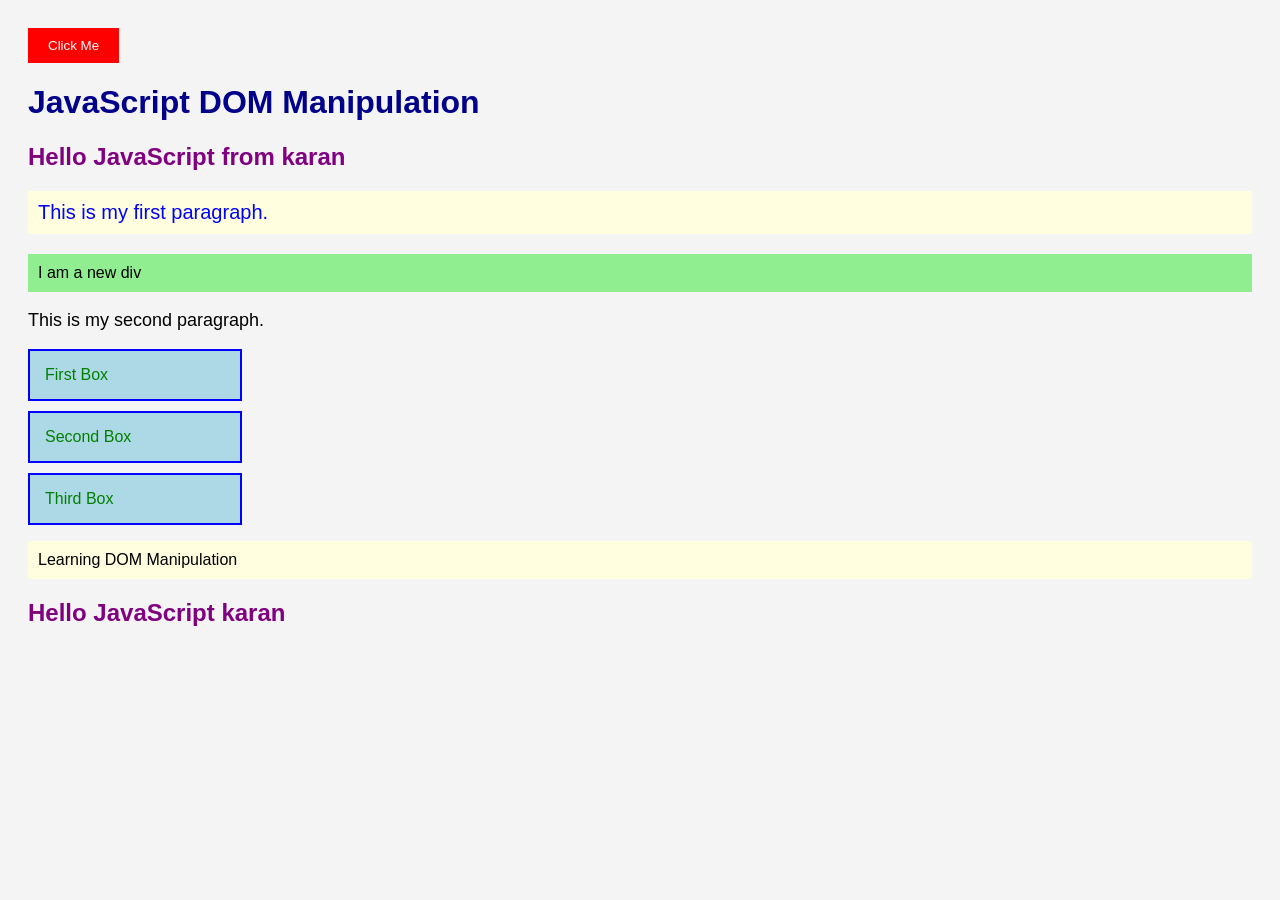
<file: 07-DOM/index.html>
<!DOCTYPE html>
<html lang="en">
<head>
    <meta charset="UTF-8">
    <meta name="viewport" content="width=device-width, initial-scale=1.0">

    <title>JavaScript DOM Manipulation</title>

    <!-- Connect CSS with HTML -->
    <link rel="stylesheet" href="style.css">
</head>
<body>

    <h1 id="heading">JavaScript DOM Manipulation</h1>

    <!-- DOM Properties Practice -->
    <h2 id="myHeading">Hello JavaScript</h2>

    <!-- Selectors Practice -->
    <p id="myPara" class="para">
        This is my first paragraph.
    </p>

    <p class="para">
        This is my second paragraph.
    </p>

    <!-- Three divs with common class -->
    <div class="box">Box</div>
    <div class="box">Box</div>
    <div class="box">Box</div>

    <!-- ClassList Practice -->
    <p id="practicePara" class="oldClass">
        Learning DOM Manipulation
    </p>

    <!-- Connect JavaScript with HTML -->
    <script src="script.js"></script>

</body>
</html>
</file>
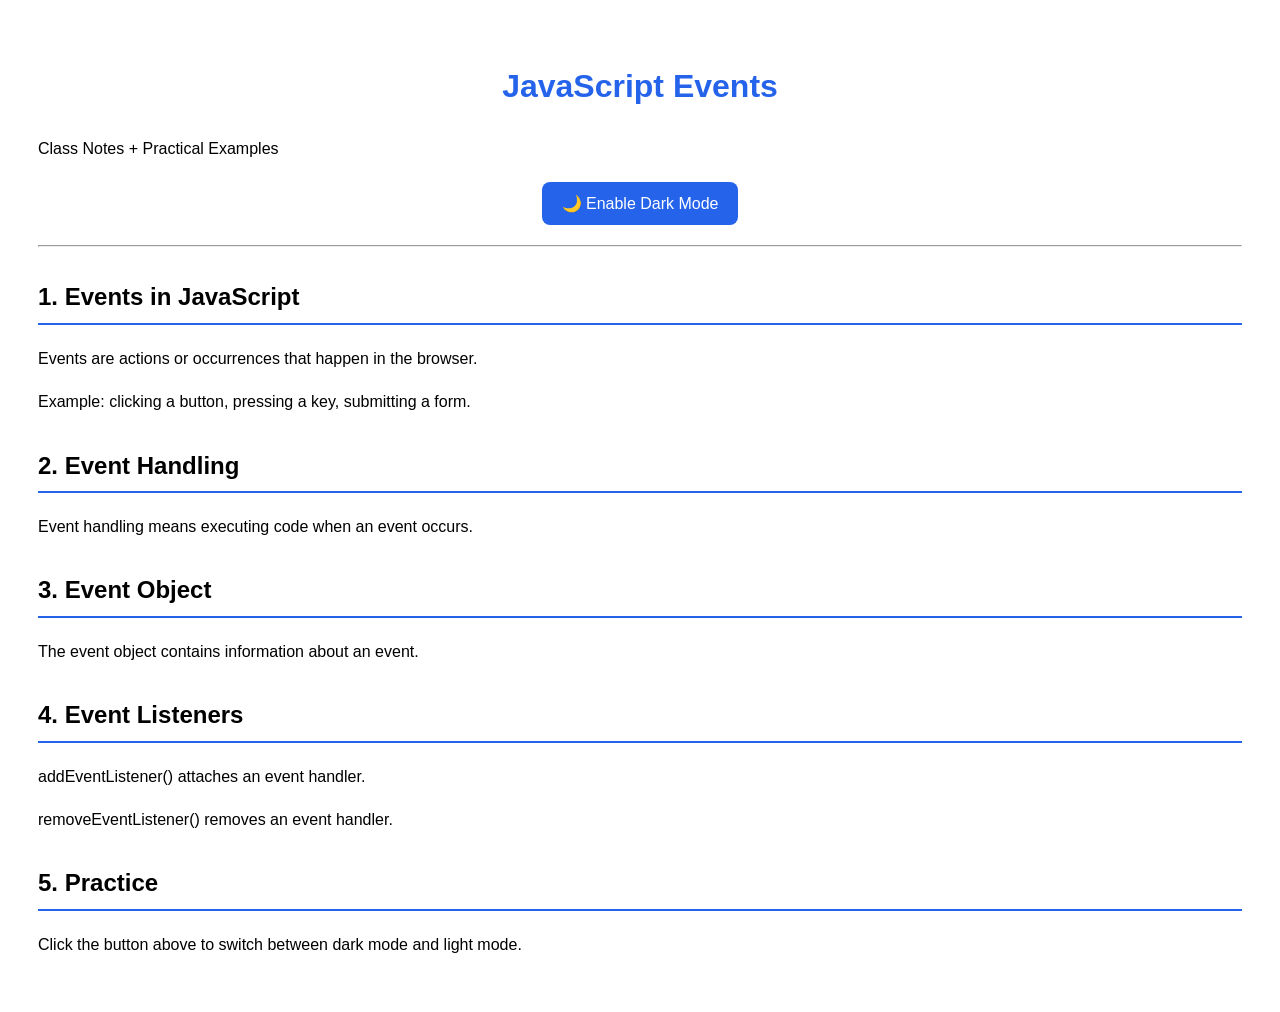
<file: 08-Event/index.html>
<!DOCTYPE html>
<html lang="en">
<head>
    <meta charset="UTF-8">
    <meta name="viewport" content="width=device-width, initial-scale=1.0">
    <title>JS Events - Class Notes</title>
    <link rel="stylesheet" href="style.css">
    <script src="script.js" defer></script>
</head>
<body>
    <h1>JavaScript Events</h1>
    <p>Class Notes + Practical Examples</p>

    <button id="mode">🌙 Enable Dark Mode</button>

    <hr>

    <h2>1. Events in JavaScript</h2>
    <p>Events are actions or occurrences that happen in the browser.</p>
    <p>Example: clicking a button, pressing a key, submitting a form.</p>

    <h2>2. Event Handling</h2>
    <p>Event handling means executing code when an event occurs.</p>

    <h2>3. Event Object</h2>
    <p>The event object contains information about an event.</p>

    <h2>4. Event Listeners</h2>
    <p>addEventListener() attaches an event handler.</p>
    <p>removeEventListener() removes an event handler.</p>

    <h2>5. Practice</h2>
    <p>Click the button above to switch between dark mode and light mode.</p>
</body>
</html>
</file>
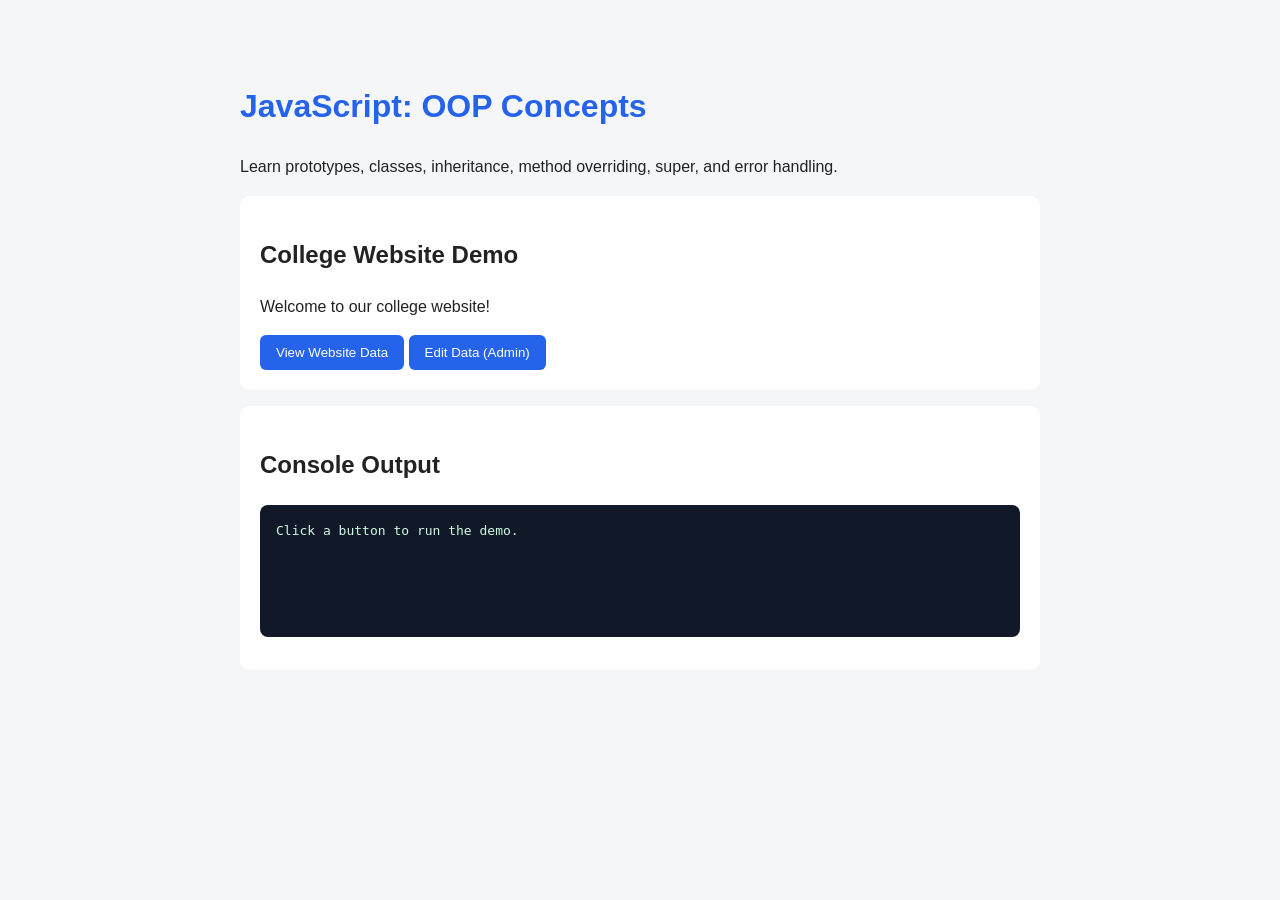
<file: 09-OOP-in-JavaScript/index.html>
<!DOCTYPE html>
<html lang="en">
<head>
    <meta charset="UTF-8">
    <meta name="viewport" content="width=device-width, initial-scale=1.0">
    <title>JavaScript OOP Concepts</title>
    <style>
        body {
            font-family: Arial, sans-serif;
            max-width: 800px;
            margin: 40px auto;
            padding: 20px;
            line-height: 1.6;
            background: #f4f6f8;
            color: #222;
        }

        h1 {
            color: #2563eb;
        }

        section {
            background: white;
            padding: 20px;
            margin: 16px 0;
            border-radius: 10px;
        }

        button {
            padding: 10px 16px;
            border: none;
            border-radius: 6px;
            background: #2563eb;
            color: white;
            cursor: pointer;
        }

        button:hover {
            background: #1d4ed8;
        }

        #output {
            white-space: pre-wrap;
            overflow-wrap: anywhere;
            background: #111827;
            color: #d1fae5;
            padding: 16px;
            border-radius: 8px;
            min-height: 100px;
        }
    </style>
</head>
<body>
    <h1>JavaScript: OOP Concepts</h1>

    <p>
        Learn prototypes, classes, inheritance,
        method overriding, super, and error handling.
    </p>

    <section>
        <h2>College Website Demo</h2>
        <p id="website-data">Welcome to our college website!</p>

        <button id="view-button">View Website Data</button>
        <button id="edit-button">Edit Data (Admin)</button>
    </section>

    <section>
        <h2>Console Output</h2>
        <pre id="output">Click a button to run the demo.</pre>
    </section>

    <script src="script.js"></script>
</body>
</html>
</file>
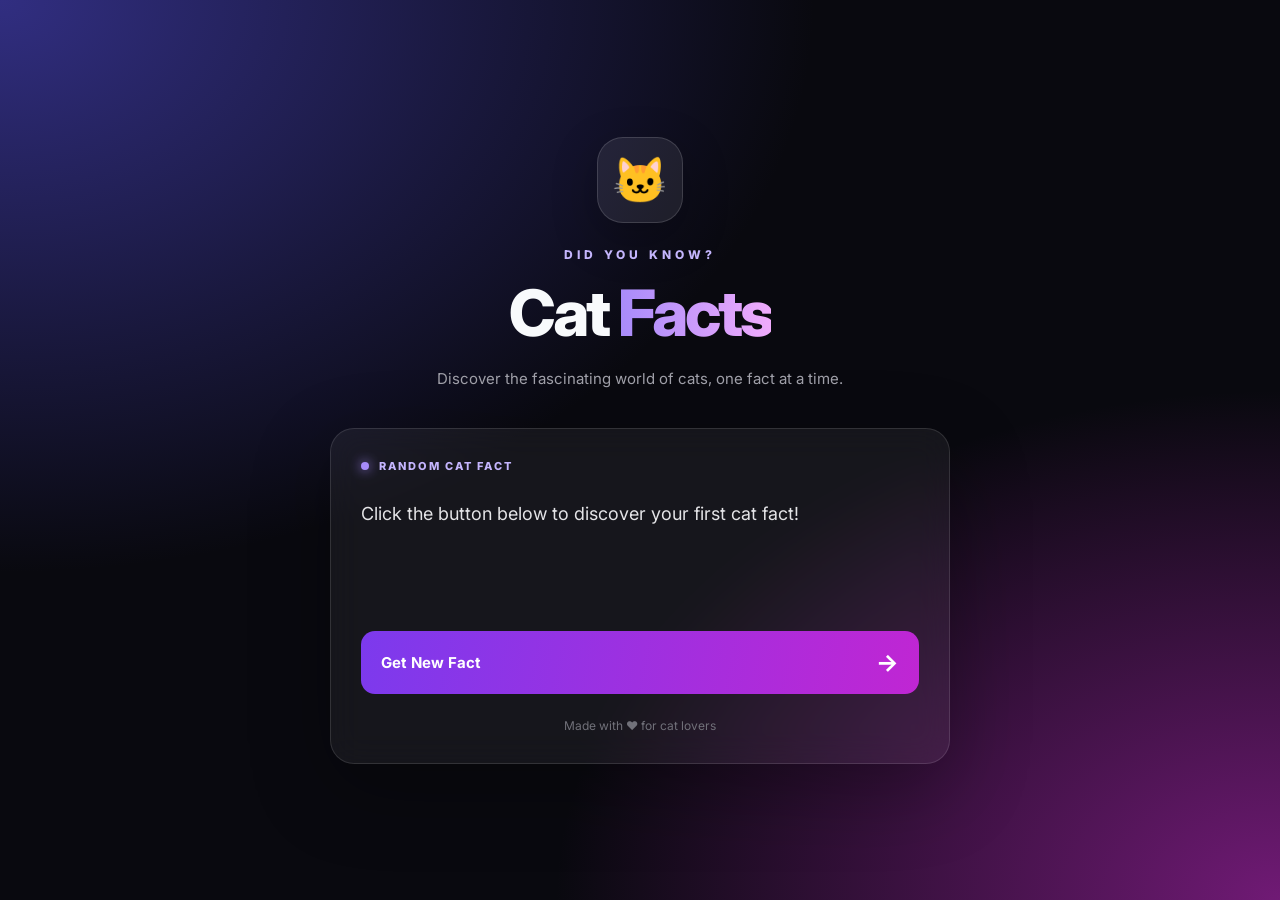
<file: 11 - fetch api/index.html>
<!DOCTYPE html>
<html lang="en">
<head>
    <meta charset="UTF-8">
    <meta name="viewport" content="width=device-width, initial-scale=1.0">
    <title>Cat Facts | Discover Something New</title>

    <link rel="stylesheet" href="style.css">
    <script src="script.js" defer></script>
</head>
<body>

    <main class="container">
        <div class="cat-icon">🐱</div>

        <p class="tagline">DID YOU KNOW?</p>

        <h1>Cat <span>Facts</span></h1>

        <p class="subtitle">
            Discover the fascinating world of cats,
            one fact at a time.
        </p>

        <section class="fact-card">
            <div class="card-label">
                <span class="dot"></span>
                RANDOM CAT FACT
            </div>

            <p id="fact">
                Click the button below to discover your first cat fact!
            </p>

            <button id="button">
                <span>Get New Fact</span>
                <span class="arrow">→</span>
            </button>

            <p class="footer-text">Made with ❤️ for cat lovers</p>
        </section>
    </main>

</body>
</html>
</file>
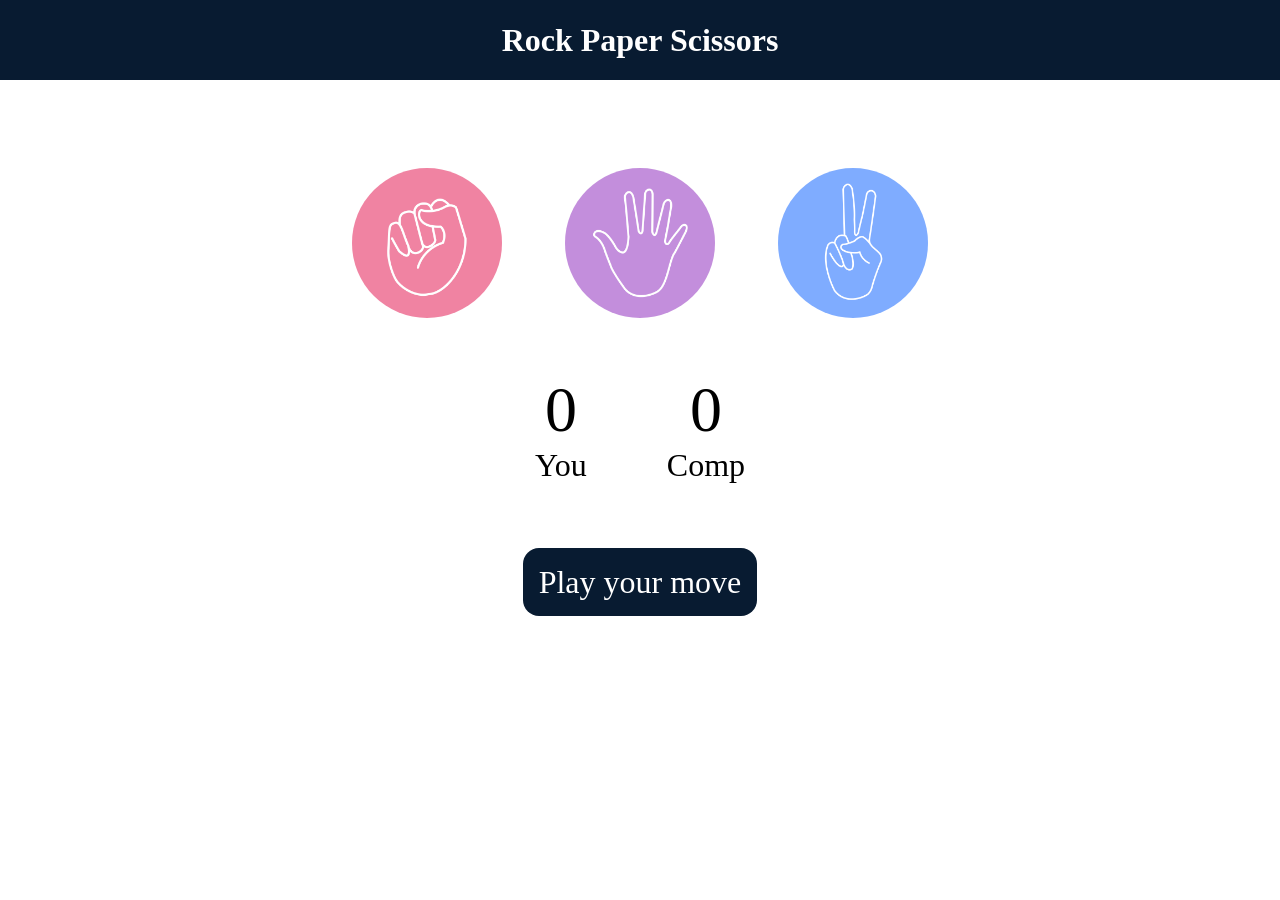
<file: project 1/index.html>
<!DOCTYPE html>
<html lang="en">
  <head>
    <meta charset="UTF-8" />
    <meta name="viewport" content="width=device-width, initial-scale=1.0" />
    <title>Rock Paper Scissors Game</title>
    <link rel="stylesheet" href="style.css" />
  </head>
  <body>
    <h1>Rock Paper Scissors</h1>
    <div class="choices">
      <div class="choice" id="rock">
        <img src="rock.png" />
      </div>
      <div class="choice" id="paper">
        <img src="paper.png" />
      </div>
      <div class="choice" id="scissors">
        <img src="scissors.png" />
      </div>
    </div>

    <div class="score-board">
      <div class="score">
        <p id="user-score">0</p>
        <p>You</p>
      </div>
      <div class="score">
        <p id="comp-score">0</p>
        <p>Comp</p>
      </div>
    </div>

    <div class="msg-container">
      <p id="msg">Play your move</p>
    </div>
    <script src="app.js"></script>
  </body>
</html>
</file>
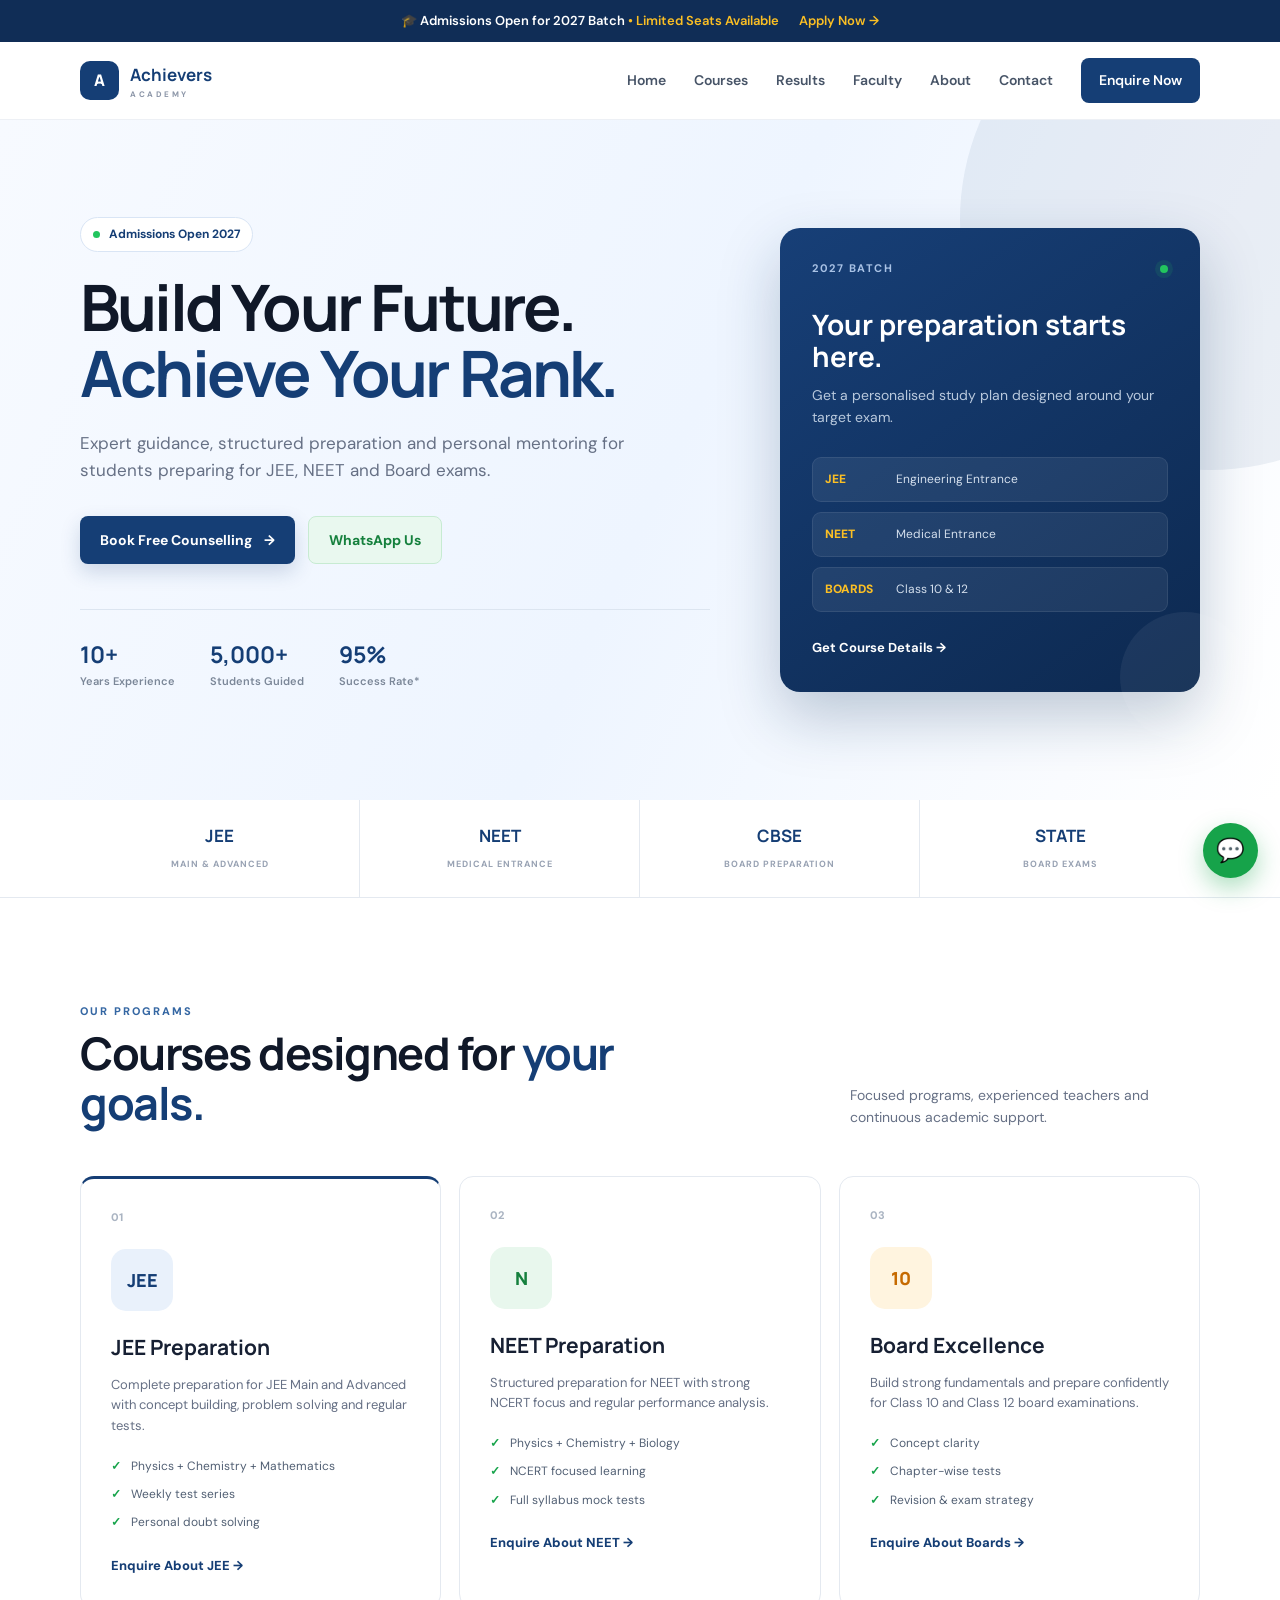
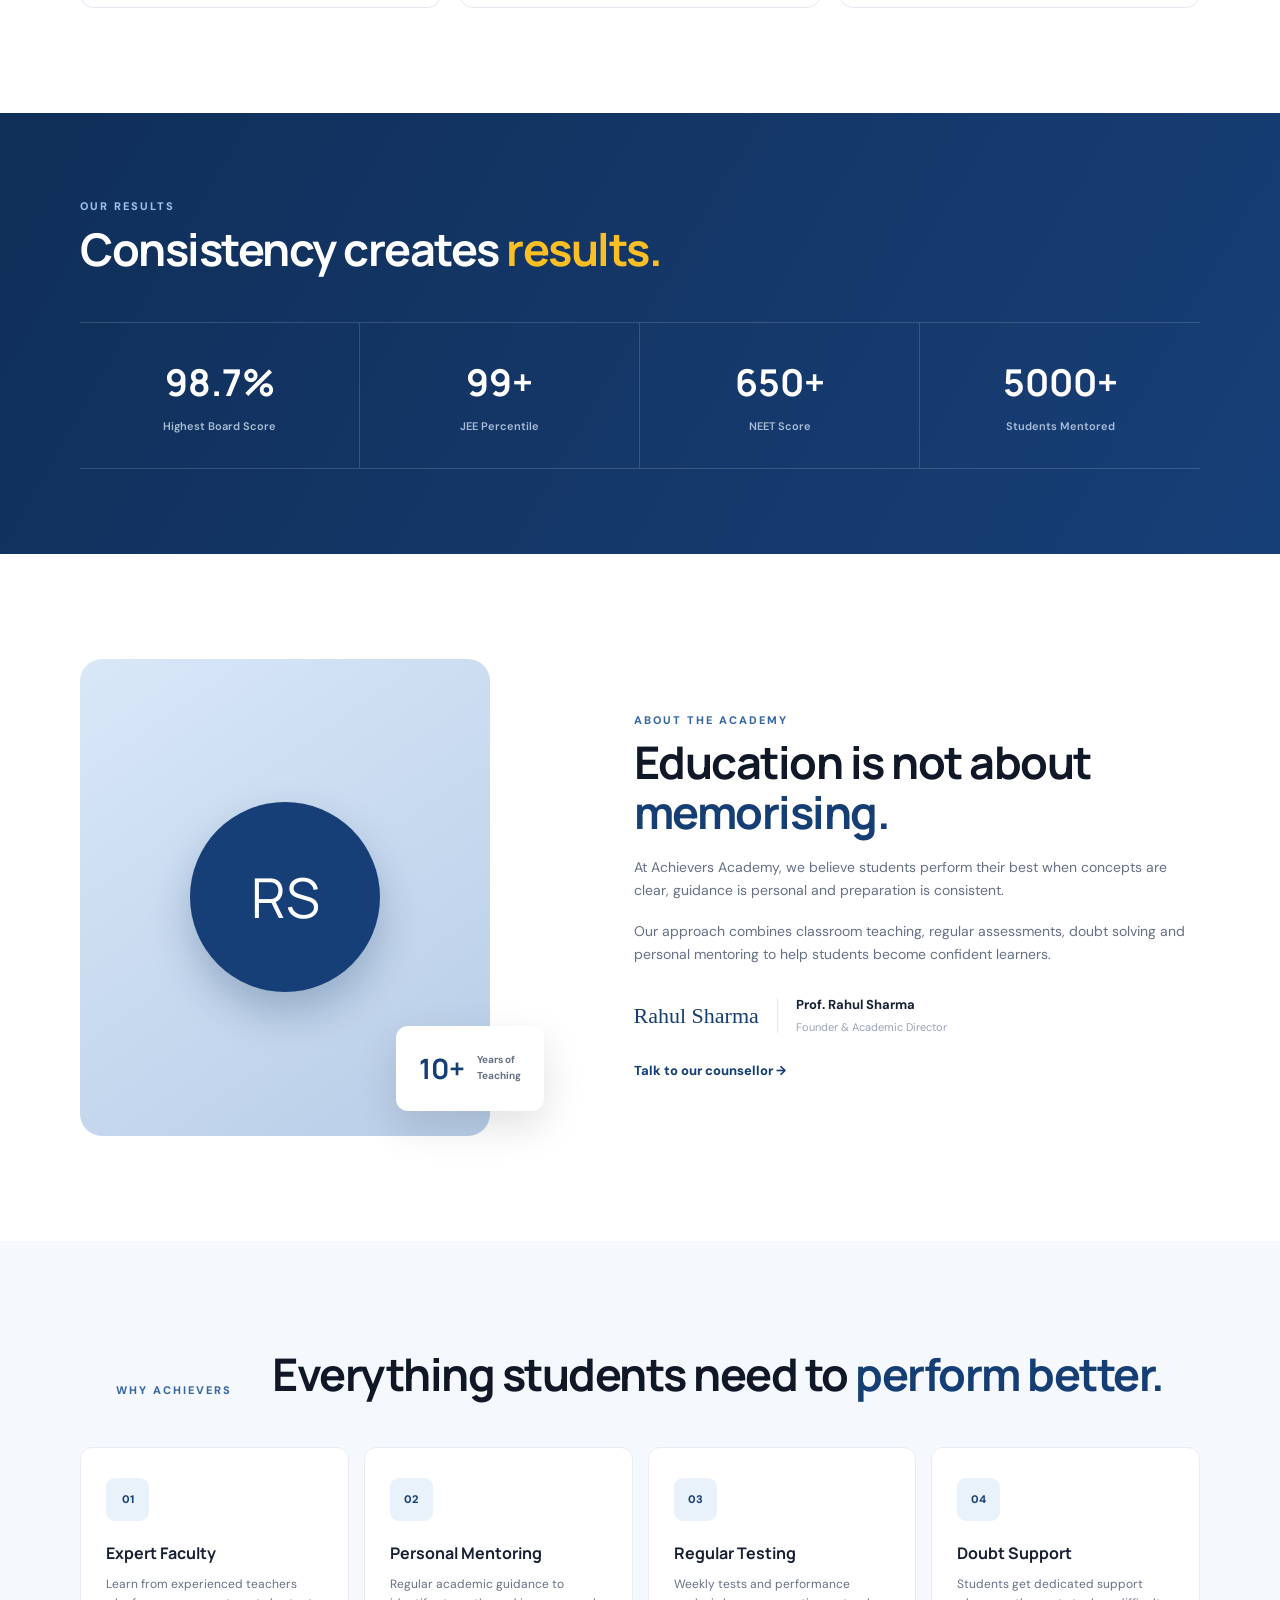
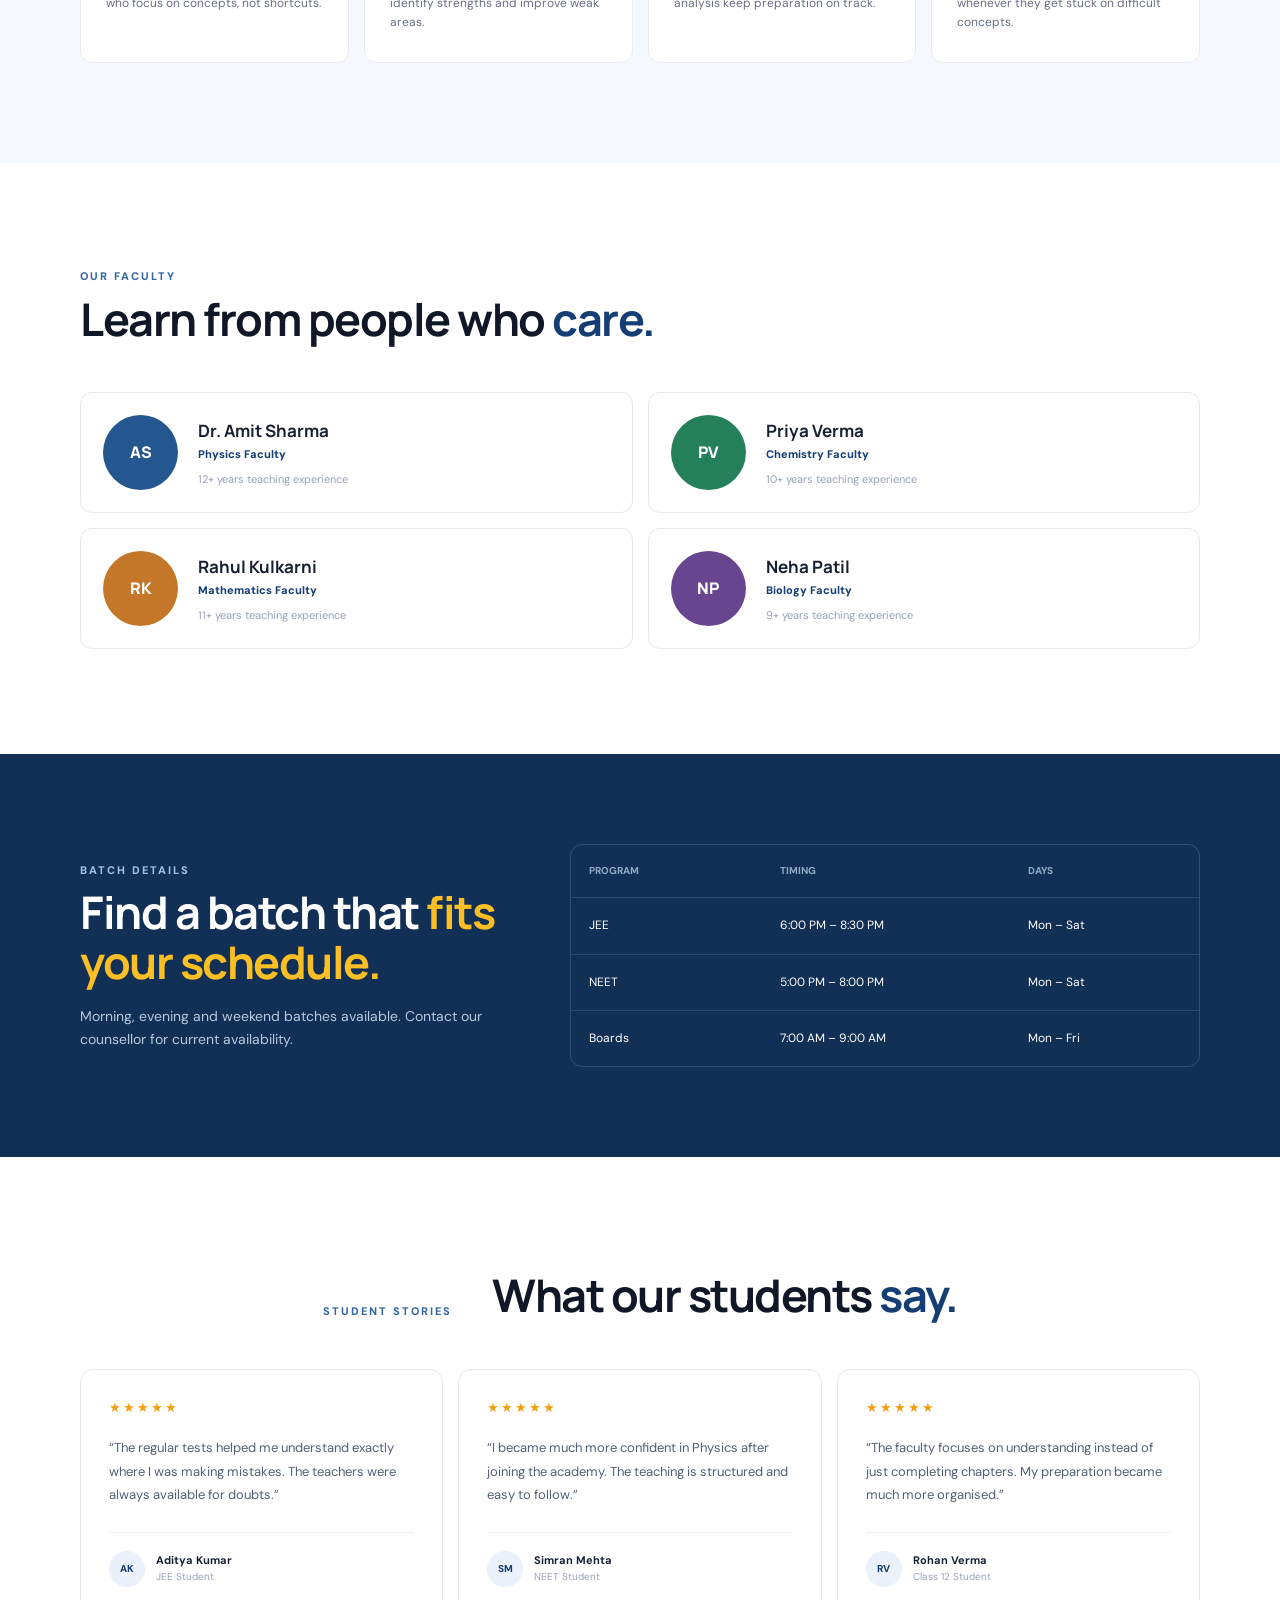
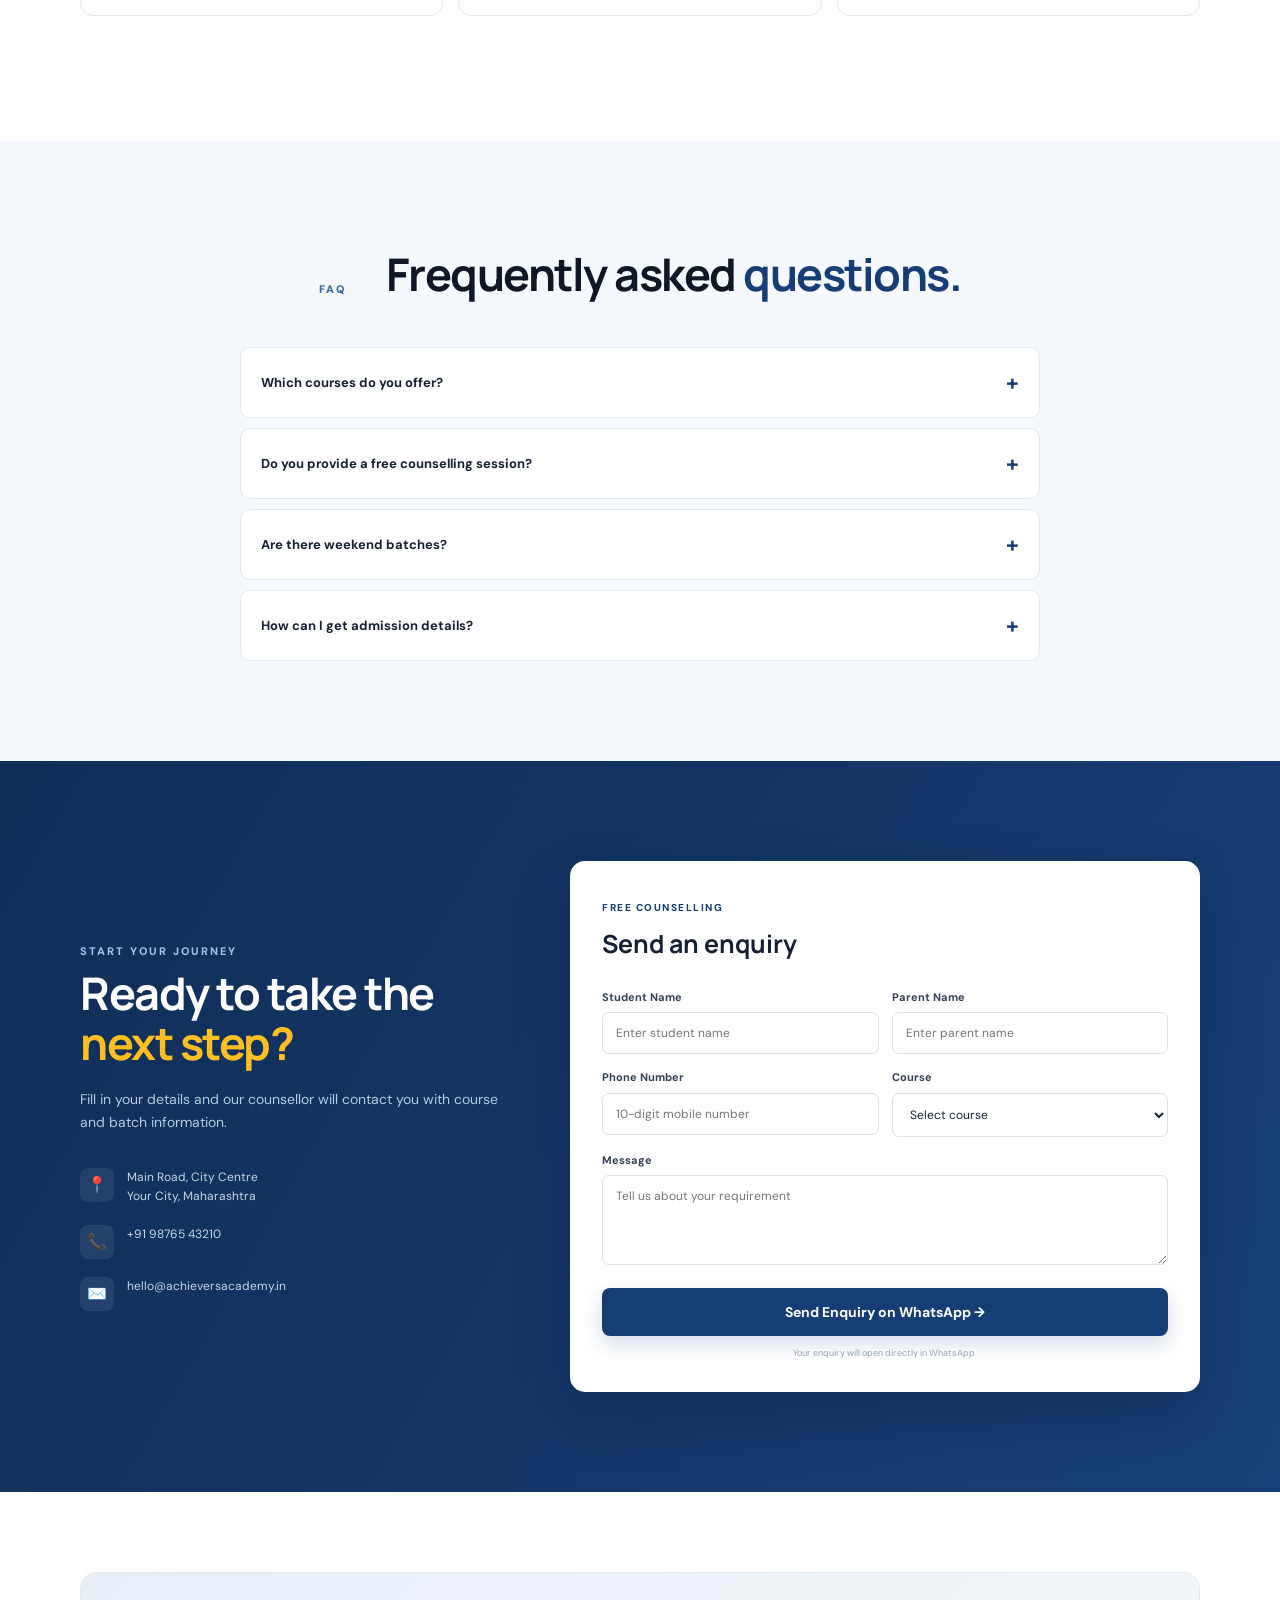
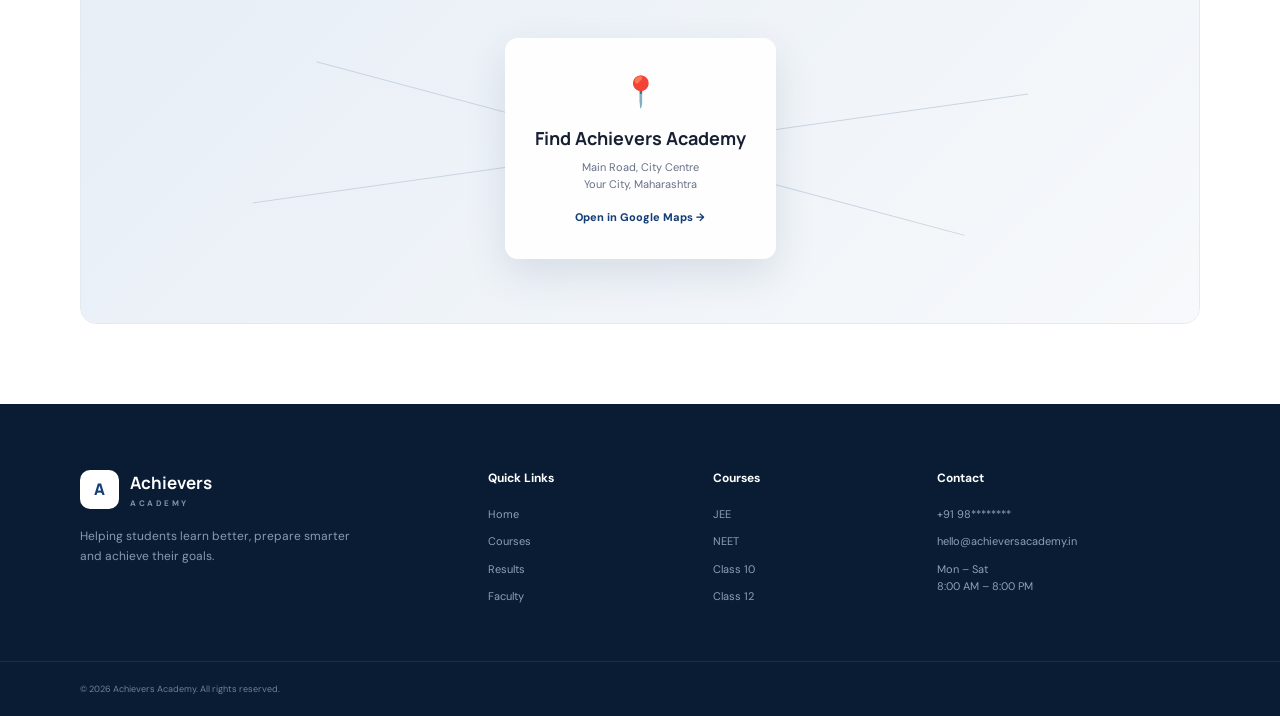
<file: project 5 - coaching website/index.html>
<!DOCTYPE html>
<html lang="en">
<head>
    <meta charset="UTF-8">
    <meta name="viewport" content="width=device-width, initial-scale=1.0">

    <meta
        name="description"
        content="Achievers Academy - JEE, NEET and Board exam preparation with expert faculty, personal mentoring and proven learning methods."
    >

    <title>Achievers Academy | JEE • NEET • Boards</title>

    <link rel="preconnect" href="https://fonts.googleapis.com">
    <link rel="preconnect" href="https://fonts.gstatic.com" crossorigin>

    <link
        href="https://fonts.googleapis.com/css2?family=DM+Sans:wght@400;500;600;700&family=Manrope:wght@600;700;800&display=swap"
        rel="stylesheet"
    >

    <link rel="stylesheet" href="style.css">
</head>

<body>

<!-- =========================
     ANNOUNCEMENT BAR
========================= -->

<div class="announcement">
    <p>
        🎓 Admissions Open for 2027 Batch
        <span>• Limited Seats Available</span>
    </p>

    <a href="#contact">Apply Now →</a>
</div>


<!-- =========================
     NAVBAR
========================= -->

<header class="navbar">

    <div class="container nav-container">

        <a href="#home" class="logo">
            <div class="logo-mark">A</div>

            <div>
                <strong>Achievers</strong>
                <span>ACADEMY</span>
            </div>
        </a>


        <nav class="nav-links" id="navLinks">

            <a href="#home">Home</a>
            <a href="#courses">Courses</a>
            <a href="#results">Results</a>
            <a href="#faculty">Faculty</a>
            <a href="#about">About</a>
            <a href="#contact">Contact</a>

            <a href="#contact" class="nav-cta">
                Enquire Now
            </a>

        </nav>


        <button class="menu-btn" id="menuBtn">
            ☰
        </button>

    </div>

</header>


<main>


<!-- =========================
     HERO
========================= -->

<section class="hero" id="home">

    <div class="hero-bg"></div>

    <div class="container hero-container">

        <div class="hero-content">

            <div class="eyebrow">
                <span></span>
                Admissions Open 2027
            </div>

            <h1>
                Build Your Future.
                <span>Achieve Your Rank.</span>
            </h1>

            <p class="hero-text">
                Expert guidance, structured preparation and personal
                mentoring for students preparing for JEE, NEET and Board exams.
            </p>


            <div class="hero-buttons">

                <a href="#contact" class="btn btn-primary">
                    Book Free Counselling
                    <span>→</span>
                </a>

                <a
                    href="https://wa.me/9198********"
                    target="_blank"
                    class="btn btn-whatsapp"
                >
                    WhatsApp Us
                </a>

            </div>


            <div class="hero-trust">

                <div>
                    <strong>10+</strong>
                    <span>Years Experience</span>
                </div>

                <div>
                    <strong>5,000+</strong>
                    <span>Students Guided</span>
                </div>

                <div>
                    <strong>95%</strong>
                    <span>Success Rate*</span>
                </div>

            </div>

            <small class="disclaimer">
                 
            </small>

        </div>


        <div class="hero-card">

            <div class="hero-card-top">
                <span>2027 BATCH</span>
                <div class="live-dot"></div>
            </div>

            <h3>
                Your preparation starts here.
            </h3>

            <p>
                Get a personalised study plan designed around
                your target exam.
            </p>


            <div class="exam-list">

                <div>
                    <span>JEE</span>
                    <p>Engineering Entrance</p>
                </div>

                <div>
                    <span>NEET</span>
                    <p>Medical Entrance</p>
                </div>

                <div>
                    <span>BOARDS</span>
                    <p>Class 10 & 12</p>
                </div>

            </div>


            <a href="#contact" class="card-link">
                Get Course Details →
            </a>

        </div>

    </div>

</section>


<!-- =========================
     TRUST STRIP
========================= -->

<section class="trust-strip">

    <div class="container trust-container">

        <div>
            <strong>JEE</strong>
            <span>MAIN & ADVANCED</span>
        </div>

        <div>
            <strong>NEET</strong>
            <span>MEDICAL ENTRANCE</span>
        </div>

        <div>
            <strong>CBSE</strong>
            <span>BOARD PREPARATION</span>
        </div>

        <div>
            <strong>STATE</strong>
            <span>BOARD EXAMS</span>
        </div>

    </div>

</section>


<!-- =========================
     COURSES
========================= -->

<section class="section" id="courses">

    <div class="container">

        <div class="section-heading">

            <div>
                <span class="section-label">OUR PROGRAMS</span>

                <h2>
                    Courses designed for
                    <span>your goals.</span>
                </h2>
            </div>

            <p>
                Focused programs, experienced teachers and
                continuous academic support.
            </p>

        </div>


        <div class="course-grid">


            <article class="course-card featured">

                <div class="course-number">01</div>

                <div class="course-icon">JEE</div>

                <h3>JEE Preparation</h3>

                <p>
                    Complete preparation for JEE Main and Advanced
                    with concept building, problem solving and regular tests.
                </p>

                <ul>
                    <li>Physics + Chemistry + Mathematics</li>
                    <li>Weekly test series</li>
                    <li>Personal doubt solving</li>
                </ul>

                <a href="#contact">
                    Enquire About JEE →
                </a>

            </article>


            <article class="course-card">

                <div class="course-number">02</div>

                <div class="course-icon green">N</div>

                <h3>NEET Preparation</h3>

                <p>
                    Structured preparation for NEET with strong
                    NCERT focus and regular performance analysis.
                </p>

                <ul>
                    <li>Physics + Chemistry + Biology</li>
                    <li>NCERT focused learning</li>
                    <li>Full syllabus mock tests</li>
                </ul>

                <a href="#contact">
                    Enquire About NEET →
                </a>

            </article>


            <article class="course-card">

                <div class="course-number">03</div>

                <div class="course-icon orange">10</div>

                <h3>Board Excellence</h3>

                <p>
                    Build strong fundamentals and prepare confidently
                    for Class 10 and Class 12 board examinations.
                </p>

                <ul>
                    <li>Concept clarity</li>
                    <li>Chapter-wise tests</li>
                    <li>Revision & exam strategy</li>
                </ul>

                <a href="#contact">
                    Enquire About Boards →
                </a>

            </article>

        </div>

    </div>

</section>


<!-- =========================
     RESULTS
========================= -->

<section class="results-section" id="results">

    <div class="container">

        <div class="results-header">

            <div>
                <span class="section-label light">
                    OUR RESULTS
                </span>

                <h2>
                    Consistency creates
                    <span>results.</span>
                </h2>
            </div>

            <p>
                 
            </p>

        </div>


        <div class="results-grid">

            <div class="result-card">
                <strong>98.7%</strong>
                <span>Highest Board Score</span>
            </div>

            <div class="result-card">
                <strong>99+</strong>
                <span>JEE Percentile</span>
            </div>

            <div class="result-card">
                <strong>650+</strong>
                <span>NEET Score</span>
            </div>

            <div class="result-card">
                <strong>5000+</strong>
                <span>Students Mentored</span>
            </div>

        </div>

    </div>

</section>


<!-- =========================
     ABOUT / FOUNDER
========================= -->

<section class="section" id="about">

    <div class="container about-grid">


        <div class="founder-visual">

            <div class="founder-image">
                <div class="portrait-placeholder">
                    RS
                </div>
            </div>

            <div class="experience-badge">

                <strong>10+</strong>
                <span>Years of<br>Teaching</span>

            </div>

        </div>


        <div class="about-content">

            <span class="section-label">
                ABOUT THE ACADEMY
            </span>

            <h2>
                Education is not about
                <span>memorising.</span>
            </h2>

            <p>
                At Achievers Academy, we believe students perform
                their best when concepts are clear, guidance is
                personal and preparation is consistent.
            </p>

            <p>
                Our approach combines classroom teaching, regular
                assessments, doubt solving and personal mentoring
                to help students become confident learners.
            </p>


            <div class="founder-info">

                <div class="signature">
                    Rahul Sharma
                </div>

                <div>
                    <strong>Prof. Rahul Sharma</strong>
                    <span>Founder & Academic Director</span>
                </div>

            </div>


            <a href="#contact" class="text-link">
                Talk to our counsellor →
            </a>

        </div>

    </div>

</section>


<!-- =========================
     WHY US
========================= -->

<section class="why-section">

    <div class="container">

        <div class="section-heading center">

            <span class="section-label">
                WHY ACHIEVERS
            </span>

            <h2>
                Everything students need to
                <span>perform better.</span>
            </h2>

        </div>


        <div class="why-grid">

            <div class="why-card">
                <div class="why-icon">01</div>
                <h3>Expert Faculty</h3>
                <p>
                    Learn from experienced teachers who focus
                    on concepts, not shortcuts.
                </p>
            </div>


            <div class="why-card">
                <div class="why-icon">02</div>
                <h3>Personal Mentoring</h3>
                <p>
                    Regular academic guidance to identify
                    strengths and improve weak areas.
                </p>
            </div>


            <div class="why-card">
                <div class="why-icon">03</div>
                <h3>Regular Testing</h3>
                <p>
                    Weekly tests and performance analysis
                    keep preparation on track.
                </p>
            </div>


            <div class="why-card">
                <div class="why-icon">04</div>
                <h3>Doubt Support</h3>
                <p>
                    Students get dedicated support whenever
                    they get stuck on difficult concepts.
                </p>
            </div>

        </div>

    </div>

</section>


<!-- =========================
     FACULTY
========================= -->

<section class="section" id="faculty">

    <div class="container">

        <div class="section-heading">

            <div>

                <span class="section-label">
                    OUR FACULTY
                </span>

                <h2>
                    Learn from people who
                    <span>care.</span>
                </h2>

            </div>

        </div>


        <div class="faculty-grid">


            <div class="faculty-card">

                <div class="faculty-avatar blue">
                    AS
                </div>

                <div>
                    <h3>Dr. Amit Sharma</h3>
                    <span>Physics Faculty</span>
                    <p>12+ years teaching experience</p>
                </div>

            </div>


            <div class="faculty-card">

                <div class="faculty-avatar green">
                    PV
                </div>

                <div>
                    <h3>Priya Verma</h3>
                    <span>Chemistry Faculty</span>
                    <p>10+ years teaching experience</p>
                </div>

            </div>


            <div class="faculty-card">

                <div class="faculty-avatar orange">
                    RK
                </div>

                <div>
                    <h3>Rahul Kulkarni</h3>
                    <span>Mathematics Faculty</span>
                    <p>11+ years teaching experience</p>
                </div>

            </div>


            <div class="faculty-card">

                <div class="faculty-avatar purple">
                    NP
                </div>

                <div>
                    <h3>Neha Patil</h3>
                    <span>Biology Faculty</span>
                    <p>9+ years teaching experience</p>
                </div>

            </div>

        </div>

    </div>

</section>


<!-- =========================
     BATCHES
========================= -->

<section class="batch-section">

    <div class="container batch-container">

        <div>

            <span class="section-label light">
                BATCH DETAILS
            </span>

            <h2>
                Find a batch that
                <span>fits your schedule.</span>
            </h2>

            <p>
                Morning, evening and weekend batches available.
                Contact our counsellor for current availability.
            </p>

        </div>


        <div class="batch-table">

            <div class="batch-row heading">
                <span>Program</span>
                <span>Timing</span>
                <span>Days</span>
            </div>

            <div class="batch-row">
                <span>JEE</span>
                <span>6:00 PM – 8:30 PM</span>
                <span>Mon – Sat</span>
            </div>

            <div class="batch-row">
                <span>NEET</span>
                <span>5:00 PM – 8:00 PM</span>
                <span>Mon – Sat</span>
            </div>

            <div class="batch-row">
                <span>Boards</span>
                <span>7:00 AM – 9:00 AM</span>
                <span>Mon – Fri</span>
            </div>

        </div>

    </div>

</section>


<!-- =========================
     TESTIMONIALS
========================= -->

<section class="section">

    <div class="container">

        <div class="section-heading center">

            <span class="section-label">
                STUDENT STORIES
            </span>

            <h2>
                What our students
                <span>say.</span>
            </h2>

        </div>


        <div class="testimonial-grid">


            <article class="testimonial">

                <div class="stars">
                    ★★★★★
                </div>

                <p>
                    “The regular tests helped me understand exactly
                    where I was making mistakes. The teachers were
                    always available for doubts.”
                </p>

                <div class="student">
                    <div class="student-avatar">AK</div>

                    <div>
                        <strong>Aditya Kumar</strong>
                        <span>JEE Student</span>
                    </div>
                </div>

            </article>


            <article class="testimonial">

                <div class="stars">
                    ★★★★★
                </div>

                <p>
                    “I became much more confident in Physics after
                    joining the academy. The teaching is structured
                    and easy to follow.”
                </p>

                <div class="student">
                    <div class="student-avatar">SM</div>

                    <div>
                        <strong>Simran Mehta</strong>
                        <span>NEET Student</span>
                    </div>
                </div>

            </article>


            <article class="testimonial">

                <div class="stars">
                    ★★★★★
                </div>

                <p>
                    “The faculty focuses on understanding instead of
                    just completing chapters. My preparation became
                    much more organised.”
                </p>

                <div class="student">
                    <div class="student-avatar">RV</div>

                    <div>
                        <strong>Rohan Verma</strong>
                        <span>Class 12 Student</span>
                    </div>
                </div>

            </article>

        </div>

        <p class="demo-note">
            
        </p>

    </div>

</section>


<!-- =========================
     FAQ
========================= -->

<section class="faq-section">

    <div class="container faq-container">

        <div class="section-heading center">

            <span class="section-label">
                FAQ
            </span>

            <h2>
                Frequently asked
                <span>questions.</span>
            </h2>

        </div>


        <div class="faq-list">

            <div class="faq-item">

                <button class="faq-question">
                    Which courses do you offer?
                    <span>+</span>
                </button>

                <div class="faq-answer">
                    We offer preparation programs for JEE, NEET,
                    Class 10 and Class 12 Board examinations.
                </div>

            </div>


            <div class="faq-item">

                <button class="faq-question">
                    Do you provide a free counselling session?
                    <span>+</span>
                </button>

                <div class="faq-answer">
                    Yes. Students and parents can contact our
                    counsellor to discuss the student's academic goals
                    and choose a suitable program.
                </div>

            </div>


            <div class="faq-item">

                <button class="faq-question">
                    Are there weekend batches?
                    <span>+</span>
                </button>

                <div class="faq-answer">
                    Weekend and weekday batches may be available
                    depending on the course and current schedule.
                </div>

            </div>


            <div class="faq-item">

                <button class="faq-question">
                    How can I get admission details?
                    <span>+</span>
                </button>

                <div class="faq-answer">
                    Click the WhatsApp or Enquire Now button and
                    our counsellor will share the latest batch,
                    fee and admission details.
                </div>

            </div>

        </div>

    </div>

</section>


<!-- =========================
     CONTACT / ENQUIRY
========================= -->

<section class="contact-section" id="contact">

    <div class="container contact-grid">


        <div class="contact-info">

            <span class="section-label light">
                START YOUR JOURNEY
            </span>

            <h2>
                Ready to take the
                <span>next step?</span>
            </h2>

            <p>
                Fill in your details and our counsellor will
                contact you with course and batch information.
            </p>


            <div class="contact-details">

                <div>
                    <span>📍</span>
                    <p>
                        Main Road, City Centre<br>
                        Your City, Maharashtra
                    </p>
                </div>

                <div>
                    <span>📞</span>
                    <p>
                        +91 98765 43210
                    </p>
                </div>

                <div>
                    <span>✉️</span>
                    <p>
                        hello@achieversacademy.in
                    </p>
                </div>

            </div>

        </div>


        <div class="form-card">

            <div class="form-header">
                <span>FREE COUNSELLING</span>
                <h3>Send an enquiry</h3>
            </div>


            <form id="enquiryForm">

                <div class="form-row">

                    <div class="form-group">
                        <label>Student Name</label>

                        <input
                            type="text"
                            id="studentName"
                            placeholder="Enter student name"
                            required
                        >
                    </div>


                    <div class="form-group">
                        <label>Parent Name</label>

                        <input
                            type="text"
                            id="parentName"
                            placeholder="Enter parent name"
                            required
                        >
                    </div>

                </div>


                <div class="form-row">

                    <div class="form-group">
                        <label>Phone Number</label>

                        <input
                            type="tel"
                            id="phone"
                            placeholder="10-digit mobile number"
                            pattern="[0-9]{10}"
                            required
                        >
                    </div>


                    <div class="form-group">

                        <label>Course</label>

                        <select id="course" required>

                            <option value="">
                                Select course
                            </option>

                            <option>JEE Preparation</option>
                            <option>NEET Preparation</option>
                            <option>Class 10 Boards</option>
                            <option>Class 12 Boards</option>

                        </select>

                    </div>

                </div>


                <div class="form-group">

                    <label>Message</label>

                    <textarea
                        id="message"
                        rows="4"
                        placeholder="Tell us about your requirement"
                    ></textarea>

                </div>


                <button type="submit" class="btn btn-primary full">
                    Send Enquiry on WhatsApp →
                </button>

                <small>
                    Your enquiry will open directly in WhatsApp.
                </small>

            </form>

        </div>

    </div>

</section>


<!-- =========================
     MAP
========================= -->

<section class="map-section">

    <div class="container">

        <div class="map-wrapper">

            <div class="map-placeholder">

                <div class="map-content">

                    <div class="map-pin">📍</div>

                    <h3>
                        Find Achievers Academy
                    </h3>

                    <p>
                        Main Road, City Centre<br>
                        Your City, Maharashtra
                    </p>

                    <a
                        href="https://www.google.com/maps"
                        target="_blank"
                        class="map-button"
                    >
                        Open in Google Maps →
                    </a>

                </div>

            </div>

        </div>

    </div>

</section>


</main>


<!-- =========================
     FOOTER
========================= -->

<footer class="footer">

    <div class="container footer-grid">


        <div class="footer-brand">

            <a href="#home" class="logo light-logo">

                <div class="logo-mark">
                    A
                </div>

                <div>
                    <strong>Achievers</strong>
                    <span>ACADEMY</span>
                </div>

            </a>

            <p>
                Helping students learn better,
                prepare smarter and achieve their goals.
            </p>

        </div>


        <div class="footer-column">

            <h4>Quick Links</h4>

            <a href="#home">Home</a>
            <a href="#courses">Courses</a>
            <a href="#results">Results</a>
            <a href="#faculty">Faculty</a>

        </div>


        <div class="footer-column">

            <h4>Courses</h4>

            <a href="#contact">JEE</a>
            <a href="#contact">NEET</a>
            <a href="#contact">Class 10</a>
            <a href="#contact">Class 12</a>

        </div>


        <div class="footer-column">

            <h4>Contact</h4>

            <a href="tel:+919********">
                +91 98********
            </a>

            <a href="mailto:hello@achieversacademy.in">
                hello@achieversacademy.in
            </a>

            <span>
                Mon – Sat<br>
                8:00 AM – 8:00 PM
            </span>

        </div>

    </div>


    <div class="footer-bottom">

        <div class="container">

            <p>
                © 2026 Achievers Academy. All rights reserved.
            </p>

           

        </div>

    </div>

</footer>


<!-- =========================
     FLOATING WHATSAPP
========================= -->

<a
    href="https://wa.me/9198********"
    target="_blank"
    class="floating-whatsapp"
    aria-label="Chat on WhatsApp"
>
    <span>💬</span>
</a>


<script src="script.js"></script>

</body>
</html>
</file>
<file: 07-DOM/style.css>
/* General Styling */

body {
    font-family: Arial, sans-serif;
    padding: 20px;
    background-color: #f4f4f4;
}

h1 {
    color: darkblue;
}

h2 {
    color: purple;
}


/* Three boxes */

.box {
    width: 180px;
    padding: 15px;
    margin: 10px 0;
    background-color: lightblue;
    border: 2px solid blue;
}


/* Existing paragraph class */

.para {
    color: black;
    font-size: 18px;
}


/* Old class for classList practice */

.oldClass {
    color: black;
    background-color: lightyellow;
    padding: 10px;
}


/* New class added through JavaScript */

.newClass {
    color: white;
    background-color: green;
    padding: 15px;
    border-radius: 8px;
}
</file>
<file: 08-Event/style.css>
/* =================================
   JAVASCRIPT EVENTS - CSS NOTES
   ================================= */

body {
    font-family: Arial, sans-serif;
    background-color: white;
    color: black;
    padding: 30px;
    line-height: 1.7;
    transition: background-color 0.3s, color 0.3s;
}

h1 {
    text-align: center;
    color: #2563eb;
}

h2 {
    margin-top: 30px;
    border-bottom: 2px solid #2563eb;
    padding-bottom: 5px;
}

button {
    display: block;
    margin: 20px auto;
    padding: 12px 20px;
    background-color: #2563eb;
    color: white;
    border: none;
    border-radius: 8px;
    cursor: pointer;
    font-size: 16px;
}

button:hover {
    opacity: 0.8;
}

/* Dark mode class */
.dark {
    background-color: #121212;
    color: #f5f5f5;
}

.dark h1 {
    color: #60a5fa;
}
</file>
<file: 11 - fetch api/style.css>
@import url('https://fonts.googleapis.com/css2?family=Inter:wght@400;500;600;700;800&display=swap');

* {
    margin: 0;
    padding: 0;
    box-sizing: border-box;
}

body {
    min-height: 100vh;
    display: flex;
    justify-content: center;
    align-items: center;
    padding: 24px;
    font-family: 'Inter', sans-serif;
    color: #f8fafc;
    background:
        radial-gradient(ellipse at top left, #312e81 0%, transparent 45%),
        radial-gradient(ellipse at bottom right, #701a75 0%, transparent 40%),
        #09090f;
}

.container {
    width: 100%;
    max-width: 620px;
    text-align: center;
}

.cat-icon {
    width: 86px;
    height: 86px;
    display: flex;
    justify-content: center;
    align-items: center;
    margin: 0 auto 24px;
    font-size: 45px;
    background: rgba(255, 255, 255, 0.08);
    border: 1px solid rgba(255, 255, 255, 0.14);
    border-radius: 26px;
    box-shadow: 0 15px 45px rgba(0, 0, 0, 0.25);
}

.tagline {
    color: #c4b5fd;
    font-size: 12px;
    font-weight: 800;
    letter-spacing: 4px;
    margin-bottom: 12px;
}

h1 {
    font-size: clamp(42px, 8vw, 64px);
    font-weight: 800;
    letter-spacing: -3px;
    margin-bottom: 14px;
}

h1 span {
    background: linear-gradient(90deg, #a78bfa, #f0abfc);
    -webkit-background-clip: text;
    background-clip: text;
    color: transparent;
}

.subtitle {
    max-width: 420px;
    margin: 0 auto 36px;
    color: #a1a1aa;
    font-size: 15px;
    line-height: 1.8;
}

.fact-card {
    padding: 30px;
    text-align: left;
    background: rgba(255, 255, 255, 0.055);
    border: 1px solid rgba(255, 255, 255, 0.12);
    border-radius: 24px;
    box-shadow: 0 25px 80px rgba(0, 0, 0, 0.3);
    backdrop-filter: blur(16px);
}

.card-label {
    display: flex;
    align-items: center;
    gap: 10px;
    margin-bottom: 24px;
    color: #c4b5fd;
    font-size: 11px;
    font-weight: 800;
    letter-spacing: 2px;
}

.dot {
    width: 8px;
    height: 8px;
    border-radius: 50%;
    background: #a78bfa;
    box-shadow: 0 0 12px #a78bfa;
}

#fact {
    min-height: 110px;
    color: #e4e4e7;
    font-size: 18px;
    line-height: 1.9;
    overflow-wrap: anywhere;
}

#button {
    width: 100%;
    display: flex;
    align-items: center;
    justify-content: space-between;
    margin-top: 24px;
    padding: 17px 20px;
    border: none;
    border-radius: 14px;
    color: white;
    background: linear-gradient(100deg, #7c3aed, #c026d3);
    font-family: inherit;
    font-size: 15px;
    font-weight: 700;
    cursor: pointer;
    transition: transform 0.2s, box-shadow 0.2s;
}

#button:hover {
    transform: translateY(-3px);
    box-shadow: 0 12px 30px rgba(168, 85, 247, 0.3);
}

#button:active {
    transform: scale(0.98);
}

#button:focus-visible {
    outline: 2px solid #e9d5ff;
    outline-offset: 4px;
}

.arrow {
    font-size: 24px;
}

.footer-text {
    margin-top: 24px;
    text-align: center;
    color: #71717a;
    font-size: 12px;
}

@media (max-width: 480px) {
    .fact-card {
        padding: 22px;
    }

    #fact {
        font-size: 16px;
    }

    h1 {
        letter-spacing: -2px;
    }
}
</file>
<file: project 1/style.css>
* {
  margin: 0;
  padding: 0;
  text-align: center;
}

h1 {
  background-color: #081b31;
  color: #fff;
  height: 5rem;
  line-height: 5rem;
}

.choice {
  height: 165px;
  width: 165px;
  border-radius: 50%;
  display: flex;
  justify-content: center;
  align-items: center;
}

.choice:hover {
  cursor: pointer;
  background-color: #081b31;
}

img {
  height: 150px;
  width: 150px;
  object-fit: cover;
  border-radius: 50%;
}

.choices {
  display: flex;
  justify-content: center;
  align-items: center;
  gap: 3rem;
  margin-top: 5rem;
}

.score-board {
  display: flex;
  justify-content: center;
  align-items: center;
  font-size: 2rem;
  margin-top: 3rem;
  gap: 5rem;
}

#user-score,
#comp-score {
  font-size: 4rem;
}

.msg-container {
  margin-top: 5rem;
}

#msg {
  background-color: #081b31;
  color: #fff;
  font-size: 2rem;
  display: inline;
  padding: 1rem;
  border-radius: 1rem;
}
</file>
<file: project 5 - coaching website/style.css>
/* =========================
   RESET
========================= */

* {
    margin: 0;
    padding: 0;
    box-sizing: border-box;
}

html {
    scroll-behavior: smooth;
}

body {
    font-family: "DM Sans", sans-serif;
    color: #172033;
    background: #ffffff;
    line-height: 1.6;
}

a {
    text-decoration: none;
    color: inherit;
}

button,
input,
textarea,
select {
    font-family: inherit;
}

button {
    cursor: pointer;
}

img {
    max-width: 100%;
    display: block;
}

.container {
    width: min(1120px, 92%);
    margin: auto;
}


/* =========================
   VARIABLES
========================= */

:root {
    --primary: #153e75;
    --primary-dark: #0c2850;
    --accent: #f59e0b;
    --green: #16a34a;
    --dark: #101828;
    --muted: #667085;
    --light: #f5f8fc;
    --border: #e4e9f0;
    --white: #ffffff;
}


/* =========================
   ANNOUNCEMENT
========================= */

.announcement {
    background: #102d56;
    color: white;

    min-height: 42px;

    display: flex;
    align-items: center;
    justify-content: center;
    gap: 20px;

    padding: 8px 20px;

    font-size: 13px;
    font-weight: 600;
}

.announcement p span {
    color: #fbbf24;
}

.announcement a {
    color: #fbbf24;
}


/* =========================
   NAVBAR
========================= */

.navbar {
    height: 78px;

    display: flex;
    align-items: center;

    background: rgba(255, 255, 255, 0.96);

    border-bottom: 1px solid #edf0f5;

    position: sticky;
    top: 0;
    z-index: 1000;
}

.nav-container {
    display: flex;
    align-items: center;
    justify-content: space-between;
}

.logo {
    display: flex;
    align-items: center;
    gap: 11px;
}

.logo-mark {
    width: 39px;
    height: 39px;

    border-radius: 10px;

    display: grid;
    place-items: center;

    background: var(--primary);
    color: white;

    font-family: "Manrope";
    font-weight: 800;
}

.logo strong {
    display: block;

    font-family: "Manrope";
    font-size: 17px;

    color: var(--primary);
}

.logo span {
    display: block;

    font-size: 8px;
    letter-spacing: 2.5px;
    font-weight: 700;

    color: #8b95a7;
}

.nav-links {
    display: flex;
    align-items: center;
    gap: 28px;
}

.nav-links > a {
    font-size: 14px;
    font-weight: 600;
    color: #475467;

    transition: 0.2s;
}

.nav-links > a:hover {
    color: var(--primary);
}

.nav-cta {
    padding: 11px 18px;

    background: var(--primary);

    color: white !important;

    border-radius: 8px;
}

.menu-btn {
    display: none;

    border: 0;
    background: transparent;

    font-size: 25px;

    color: var(--primary);
}


/* =========================
   HERO
========================= */

.hero {
    min-height: 680px;

    position: relative;

    overflow: hidden;

    background:
        linear-gradient(
            115deg,
            #f7faff 0%,
            #eef5ff 52%,
            #ffffff 100%
        );

    display: flex;
    align-items: center;
}

.hero-bg {
    position: absolute;

    width: 500px;
    height: 500px;

    right: -180px;
    top: -150px;

    border-radius: 50%;

    background: rgba(21, 62, 117, 0.07);
}

.hero-container {
    position: relative;

    display: grid;
    grid-template-columns: 1.08fr 0.72fr;

    gap: 70px;

    align-items: center;

    padding: 85px 0;
}

.eyebrow {
    display: inline-flex;
    align-items: center;
    gap: 9px;

    padding: 7px 12px;

    border: 1px solid #d9e5f5;

    background: white;

    border-radius: 50px;

    color: var(--primary);

    font-size: 12px;
    font-weight: 700;
}

.eyebrow span {
    width: 7px;
    height: 7px;

    border-radius: 50%;

    background: #22c55e;
}

.hero h1 {
    max-width: 700px;

    margin-top: 22px;

    font-family: "Manrope";

    font-size: clamp(42px, 5vw, 67px);

    line-height: 1.03;

    letter-spacing: -2.8px;

    color: var(--dark);
}

.hero h1 span {
    color: var(--primary);
}

.hero-text {
    max-width: 600px;

    margin-top: 24px;

    color: var(--muted);

    font-size: 17px;
}

.hero-buttons {
    display: flex;
    gap: 13px;

    margin-top: 32px;

    flex-wrap: wrap;
}

.btn {
    min-height: 48px;

    display: inline-flex;
    align-items: center;
    justify-content: center;

    padding: 0 20px;

    border-radius: 8px;

    font-weight: 700;
    font-size: 14px;

    transition: 0.25s;
}

.btn-primary {
    background: var(--primary);
    color: white;

    box-shadow: 0 8px 20px rgba(21, 62, 117, 0.18);
}

.btn-primary:hover {
    background: var(--primary-dark);
    transform: translateY(-2px);
}

.btn-primary span {
    margin-left: 12px;
}

.btn-whatsapp {
    background: #e9f8ef;
    color: #15803d;

    border: 1px solid #c7ebd2;
}

.btn-whatsapp:hover {
    background: #d8f3e2;
}

.hero-trust {
    display: flex;

    gap: 35px;

    margin-top: 45px;

    padding-top: 26px;

    border-top: 1px solid #dce5f0;
}

.hero-trust div {
    display: flex;
    flex-direction: column;
}

.hero-trust strong {
    font-family: "Manrope";

    font-size: 23px;

    color: var(--primary);
}

.hero-trust span {
    font-size: 11px;

    color: #7b8798;

    font-weight: 600;
}

.disclaimer {
    display: block;

    margin-top: 12px;

    color: #98a2b3;

    font-size: 10px;
}


/* =========================
   HERO CARD
========================= */

.hero-card {
    padding: 32px;

    border-radius: 20px;

    background:
        linear-gradient(
            145deg,
            #173f77,
            #0d2950
        );

    color: white;

    box-shadow:
        0 25px 60px rgba(17, 50, 90, 0.25);

    position: relative;
}

.hero-card::after {
    content: "";

    position: absolute;

    width: 130px;
    height: 130px;

    right: -50px;
    bottom: -50px;

    border-radius: 50%;

    background: rgba(255, 255, 255, 0.06);
}

.hero-card-top {
    display: flex;
    align-items: center;
    justify-content: space-between;

    color: #a9c2e5;

    font-size: 11px;
    font-weight: 700;
    letter-spacing: 1.5px;
}

.live-dot {
    width: 8px;
    height: 8px;

    border-radius: 50%;

    background: #22c55e;

    box-shadow: 0 0 0 5px rgba(34, 197, 94, 0.12);
}

.hero-card h3 {
    margin-top: 30px;

    font-family: "Manrope";

    font-size: 28px;

    line-height: 1.15;
}

.hero-card > p {
    margin-top: 12px;

    color: #b9c9dd;

    font-size: 14px;
}

.exam-list {
    margin-top: 28px;

    display: grid;

    gap: 10px;
}

.exam-list > div {
    display: flex;
    align-items: center;

    gap: 14px;

    padding: 12px;

    background: rgba(255, 255, 255, 0.07);

    border: 1px solid rgba(255, 255, 255, 0.08);

    border-radius: 9px;
}

.exam-list span {
    min-width: 57px;

    color: #fbbf24;

    font-size: 12px;

    font-weight: 800;
}

.exam-list p {
    color: #d4dfed;

    font-size: 12px;
}

.card-link {
    display: inline-block;

    margin-top: 26px;

    color: white;

    font-size: 13px;

    font-weight: 700;
}


/* =========================
   TRUST STRIP
========================= */

.trust-strip {
    background: white;

    border-bottom: 1px solid var(--border);
}

.trust-container {
    display: grid;

    grid-template-columns: repeat(4, 1fr);
}

.trust-container > div {
    padding: 22px 10px;

    text-align: center;

    border-right: 1px solid var(--border);
}

.trust-container > div:last-child {
    border-right: 0;
}

.trust-container strong {
    display: block;

    color: var(--primary);

    font-family: "Manrope";

    font-size: 17px;
}

.trust-container span {
    font-size: 9px;

    letter-spacing: 1px;

    color: #98a2b3;

    font-weight: 700;
}


/* =========================
   GENERAL SECTIONS
========================= */

.section {
    padding: 105px 0;
}

.section-heading {
    display: flex;
    justify-content: space-between;

    align-items: end;

    gap: 40px;

    margin-bottom: 48px;
}

.section-heading > div {
    max-width: 650px;
}

.section-label {
    display: block;

    color: #3567a3;

    font-size: 11px;

    font-weight: 800;

    letter-spacing: 2px;
}

.section-heading h2,
.about-content h2,
.why-section h2,
.results-header h2,
.batch-container h2,
.contact-info h2 {
    margin-top: 9px;

    font-family: "Manrope";

    font-size: clamp(30px, 4vw, 45px);

    line-height: 1.1;

    letter-spacing: -1.5px;

    color: var(--dark);
}

.section-heading h2 span,
.about-content h2 span,
.why-section h2 span,
.results-header h2 span,
.batch-container h2 span,
.contact-info h2 span {
    color: var(--primary);
}

.section-heading > p {
    max-width: 350px;

    color: var(--muted);

    font-size: 14px;
}


/* =========================
   COURSES
========================= */

.course-grid {
    display: grid;

    grid-template-columns: repeat(3, 1fr);

    gap: 18px;
}

.course-card {
    padding: 30px;

    border: 1px solid var(--border);

    border-radius: 14px;

    background: white;

    transition: 0.3s;
}

.course-card:hover {
    transform: translateY(-7px);

    border-color: #cbd9ea;

    box-shadow: 0 20px 45px rgba(15, 42, 73, 0.09);
}

.course-card.featured {
    border-top: 3px solid var(--primary);
}

.course-number {
    color: #aab4c2;

    font-size: 11px;

    font-weight: 800;
}

.course-icon {
    width: 62px;
    height: 62px;

    margin-top: 22px;

    border-radius: 15px;

    display: grid;
    place-items: center;

    background: #e9f1fb;

    color: var(--primary);

    font-family: "Manrope";

    font-weight: 800;

    font-size: 18px;
}

.course-icon.green {
    background: #e8f7ed;
    color: #15803d;
}

.course-icon.orange {
    background: #fff4df;
    color: #c66a00;
}

.course-card h3 {
    margin-top: 20px;

    font-family: "Manrope";

    font-size: 21px;
}

.course-card > p {
    margin-top: 10px;

    color: var(--muted);

    font-size: 13px;
}

.course-card ul {
    list-style: none;

    margin-top: 20px;

    display: grid;

    gap: 9px;
}

.course-card li {
    color: #526074;

    font-size: 12px;

    padding-left: 20px;

    position: relative;
}

.course-card li::before {
    content: "✓";

    position: absolute;

    left: 0;

    color: #16a34a;

    font-weight: 800;
}

.course-card a {
    display: inline-block;

    margin-top: 23px;

    color: var(--primary);

    font-size: 13px;

    font-weight: 800;
}


/* =========================
   RESULTS
========================= */

.results-section {
    padding: 85px 0;

    background:
        linear-gradient(
            120deg,
            #102f59,
            #173f77
        );

    color: white;
}

.results-header {
    display: flex;

    justify-content: space-between;

    gap: 40px;

    align-items: end;
}

.section-label.light {
    color: #9fc2eb;
}

.results-header h2 {
    color: white;
}

.results-header h2 span {
    color: #fbbf24;
}

.results-header p {
    max-width: 350px;

    color: #b8c9df;

    font-size: 13px;
}

.results-grid {
    margin-top: 48px;

    display: grid;

    grid-template-columns: repeat(4, 1fr);

    border-top: 1px solid rgba(255,255,255,0.15);
    border-bottom: 1px solid rgba(255,255,255,0.15);
}

.result-card {
    padding: 30px 15px;

    text-align: center;

    border-right: 1px solid rgba(255,255,255,0.15);
}

.result-card:last-child {
    border-right: 0;
}

.result-card strong {
    display: block;

    font-family: "Manrope";

    font-size: 37px;

    color: white;
}

.result-card span {
    color: #aabed7;

    font-size: 11px;

    font-weight: 600;
}


/* =========================
   ABOUT
========================= */

.about-grid {
    display: grid;

    grid-template-columns: 0.9fr 1.1fr;

    gap: 90px;

    align-items: center;
}

.founder-visual {
    position: relative;
}

.founder-image {
    width: 100%;

    max-width: 410px;

    aspect-ratio: 0.86;

    border-radius: 22px;

    background:
        linear-gradient(
            145deg,
            #d9e7f8,
            #b7cde7
        );

    display: grid;
    place-items: center;

    overflow: hidden;
}

.portrait-placeholder {
    width: 190px;
    height: 190px;

    border-radius: 50%;

    display: grid;
    place-items: center;

    background: #173f77;

    color: white;

    font-family: "Manrope";

    font-size: 55px;

    box-shadow: 0 20px 40px rgba(15, 48, 89, 0.25);
}

.experience-badge {
    position: absolute;

    right: 0;
    bottom: 25px;

    background: white;

    padding: 20px 23px;

    border-radius: 12px;

    box-shadow: 0 15px 40px rgba(0,0,0,0.12);

    display: flex;

    align-items: center;

    gap: 12px;
}

.experience-badge strong {
    color: var(--primary);

    font-family: "Manrope";

    font-size: 28px;
}

.experience-badge span {
    color: #667085;

    font-size: 10px;

    font-weight: 700;
}

.about-content > p {
    max-width: 600px;

    margin-top: 19px;

    color: var(--muted);

    font-size: 14px;
}

.founder-info {
    margin-top: 30px;

    display: flex;

    align-items: center;

    gap: 18px;
}

.signature {
    font-family: cursive;

    font-size: 22px;

    color: var(--primary);

    padding-right: 18px;

    border-right: 1px solid var(--border);
}

.founder-info strong {
    display: block;

    font-size: 13px;
}

.founder-info span {
    display: block;

    margin-top: 3px;

    color: #98a2b3;

    font-size: 11px;
}

.text-link {
    display: inline-block;

    margin-top: 25px;

    color: var(--primary);

    font-size: 13px;

    font-weight: 800;
}


/* =========================
   WHY
========================= */

.why-section {
    padding: 100px 0;

    background: var(--light);
}

.center {
    text-align: center;

    justify-content: center;
}

.center > p {
    margin: auto;
}

.why-grid {
    display: grid;

    grid-template-columns: repeat(4, 1fr);

    gap: 15px;
}

.why-card {
    padding: 30px 25px;

    background: white;

    border: 1px solid #e9edf3;

    border-radius: 12px;
}

.why-icon {
    width: 43px;
    height: 43px;

    border-radius: 9px;

    background: #e9f1fb;

    display: grid;
    place-items: center;

    color: var(--primary);

    font-size: 11px;

    font-weight: 800;
}

.why-card h3 {
    margin-top: 20px;

    font-family: "Manrope";

    font-size: 16px;
}

.why-card p {
    margin-top: 8px;

    color: var(--muted);

    font-size: 12px;
}


/* =========================
   FACULTY
========================= */

.faculty-grid {
    display: grid;

    grid-template-columns: repeat(2, 1fr);

    gap: 15px;
}

.faculty-card {
    display: flex;

    align-items: center;

    gap: 20px;

    padding: 22px;

    border: 1px solid var(--border);

    border-radius: 12px;
}

.faculty-avatar {
    flex: 0 0 75px;

    width: 75px;
    height: 75px;

    border-radius: 50%;

    display: grid;
    place-items: center;

    font-family: "Manrope";

    font-weight: 800;

    color: white;
}

.faculty-avatar.blue {
    background: #24568f;
}

.faculty-avatar.green {
    background: #24805a;
}

.faculty-avatar.orange {
    background: #c47728;
}

.faculty-avatar.purple {
    background: #69458f;
}

.faculty-card h3 {
    font-family: "Manrope";

    font-size: 17px;
}

.faculty-card span {
    display: block;

    margin-top: 2px;

    color: var(--primary);

    font-size: 11px;

    font-weight: 800;
}

.faculty-card p {
    margin-top: 7px;

    color: #98a2b3;

    font-size: 11px;
}


/* =========================
   BATCH
========================= */

.batch-section {
    padding: 90px 0;

    background: #122f55;

    color: white;
}

.batch-container {
    display: grid;

    grid-template-columns: 0.8fr 1.2fr;

    gap: 70px;

    align-items: center;
}

.batch-container h2 {
    color: white;
}

.batch-container h2 span {
    color: #fbbf24;
}

.batch-container > div:first-child p {
    max-width: 500px;

    margin-top: 18px;

    color: #b7c9df;

    font-size: 14px;
}

.batch-table {
    border: 1px solid rgba(255,255,255,0.15);

    border-radius: 12px;

    overflow: hidden;
}

.batch-row {
    display: grid;

    grid-template-columns: 1fr 1.3fr 0.8fr;

    padding: 18px;

    border-bottom: 1px solid rgba(255,255,255,0.12);

    font-size: 12px;
}

.batch-row:last-child {
    border-bottom: 0;
}

.batch-row.heading {
    color: #8fa8c5;

    font-size: 10px;

    text-transform: uppercase;

    font-weight: 800;
}


/* =========================
   TESTIMONIALS
========================= */

.testimonial-grid {
    display: grid;

    grid-template-columns: repeat(3, 1fr);

    gap: 15px;
}

.testimonial {
    padding: 28px;

    border: 1px solid var(--border);

    border-radius: 13px;

    background: white;
}

.stars {
    color: #f59e0b;

    letter-spacing: 2px;

    font-size: 13px;
}

.testimonial > p {
    margin-top: 18px;

    color: #526074;

    font-size: 13px;

    line-height: 1.8;
}

.student {
    display: flex;

    align-items: center;

    gap: 11px;

    margin-top: 25px;

    padding-top: 18px;

    border-top: 1px solid #edf0f4;
}

.student-avatar {
    width: 36px;
    height: 36px;

    border-radius: 50%;

    display: grid;
    place-items: center;

    background: #eaf1fa;

    color: var(--primary);

    font-size: 10px;

    font-weight: 800;
}

.student strong {
    display: block;

    font-size: 11px;
}

.student span {
    display: block;

    color: #98a2b3;

    font-size: 10px;
}

.demo-note {
    margin-top: 20px;

    text-align: center;

    color: #98a2b3;

    font-size: 10px;
}


/* =========================
   FAQ
========================= */

.faq-section {
    padding: 100px 0;

    background: var(--light);
}

.faq-container {
    max-width: 800px;
}

.faq-list {
    margin-top: 40px;

    display: grid;

    gap: 10px;
}

.faq-item {
    background: white;

    border: 1px solid var(--border);

    border-radius: 10px;

    overflow: hidden;
}

.faq-question {
    width: 100%;

    border: 0;

    background: white;

    padding: 20px;

    display: flex;

    justify-content: space-between;

    align-items: center;

    text-align: left;

    font-size: 13px;

    font-weight: 700;

    color: #172033;
}

.faq-question span {
    font-size: 22px;

    color: var(--primary);

    transition: 0.2s;
}

.faq-answer {
    max-height: 0;

    overflow: hidden;

    padding: 0 20px;

    color: var(--muted);

    font-size: 12px;

    line-height: 1.8;

    transition:
        max-height 0.3s ease,
        padding 0.3s ease;
}

.faq-item.active .faq-answer {
    max-height: 200px;

    padding: 0 20px 20px;
}

.faq-item.active .faq-question span {
    transform: rotate(45deg);
}


/* =========================
   CONTACT
========================= */

.contact-section {
    padding: 100px 0;

    background:
        linear-gradient(
            120deg,
            #102d56,
            #173f77
        );
}

.contact-grid {
    display: grid;

    grid-template-columns: 0.8fr 1.2fr;

    gap: 70px;

    align-items: center;
}

.contact-info h2 {
    color: white;
}

.contact-info h2 span {
    color: #fbbf24;
}

.contact-info > p {
    max-width: 520px;

    margin-top: 20px;

    color: #b7c9df;

    font-size: 14px;
}

.contact-details {
    margin-top: 35px;

    display: grid;

    gap: 18px;
}

.contact-details > div {
    display: flex;

    gap: 13px;

    align-items: flex-start;
}

.contact-details span {
    width: 34px;
    height: 34px;

    display: grid;
    place-items: center;

    background: rgba(255,255,255,0.08);

    border-radius: 8px;
}

.contact-details p {
    color: #c8d5e5;

    font-size: 12px;
}

.form-card {
    background: white;

    border-radius: 15px;

    padding: 32px;

    box-shadow: 0 25px 60px rgba(0,0,0,0.18);
}

.form-header span {
    color: var(--primary);

    font-size: 10px;

    font-weight: 800;

    letter-spacing: 1.5px;
}

.form-header h3 {
    margin-top: 5px;

    font-family: "Manrope";

    font-size: 25px;
}

.form-header {
    margin-bottom: 25px;
}

.form-row {
    display: grid;

    grid-template-columns: 1fr 1fr;

    gap: 13px;
}

.form-group {
    margin-bottom: 15px;
}

.form-group label {
    display: block;

    margin-bottom: 6px;

    color: #344054;

    font-size: 11px;

    font-weight: 700;
}

.form-group input,
.form-group select,
.form-group textarea {
    width: 100%;

    padding: 12px 13px;

    border: 1px solid #dce2ea;

    border-radius: 7px;

    outline: none;

    color: #172033;

    font-size: 12px;

    background: white;

    resize: vertical;
}

.form-group input:focus,
.form-group select:focus,
.form-group textarea:focus {
    border-color: #5c86b6;

    box-shadow: 0 0 0 3px rgba(21,62,117,0.08);
}

.full {
    width: 100%;

    border: 0;
}

.form-card small {
    display: block;

    margin-top: 10px;

    color: #98a2b3;

    font-size: 9px;

    text-align: center;
}


/* =========================
   MAP
========================= */

.map-section {
    padding: 80px 0;
}

.map-wrapper {
    overflow: hidden;

    border-radius: 16px;

    border: 1px solid var(--border);
}

.map-placeholder {
    min-height: 350px;

    display: grid;
    place-items: center;

    background:
        linear-gradient(
            135deg,
            #e7eef6,
            #f7f9fb
        );

    position: relative;
}

.map-placeholder::before {
    content: "";

    position: absolute;

    width: 70%;
    height: 1px;

    background: #c9d5e2;

    transform: rotate(-8deg);
}

.map-placeholder::after {
    content: "";

    position: absolute;

    width: 60%;
    height: 1px;

    background: #c9d5e2;

    transform: rotate(15deg);
}

.map-content {
    position: relative;

    z-index: 2;

    text-align: center;

    padding: 30px;

    background: rgba(255,255,255,0.94);

    border-radius: 13px;

    box-shadow: 0 15px 40px rgba(30,60,90,0.12);
}

.map-pin {
    font-size: 30px;
}

.map-content h3 {
    margin-top: 8px;

    font-family: "Manrope";

    font-size: 18px;
}

.map-content p {
    margin-top: 6px;

    color: var(--muted);

    font-size: 11px;
}

.map-button {
    display: inline-block;

    margin-top: 15px;

    color: var(--primary);

    font-size: 11px;

    font-weight: 800;
}


/* =========================
   FOOTER
========================= */

.footer {
    background: #091c34;

    color: white;

    padding-top: 65px;
}

.footer-grid {
    display: grid;

    grid-template-columns: 1.4fr 0.7fr 0.7fr 1fr;

    gap: 40px;

    padding-bottom: 55px;
}

.light-logo .logo-mark {
    background: white;

    color: var(--primary);
}

.light-logo strong {
    color: white;
}

.light-logo span {
    color: #8092aa;
}

.footer-brand p {
    max-width: 280px;

    margin-top: 18px;

    color: #899ab0;

    font-size: 12px;
}

.footer-column {
    display: flex;

    flex-direction: column;

    gap: 10px;
}

.footer-column h4 {
    margin-bottom: 7px;

    font-size: 12px;
}

.footer-column a,
.footer-column span {
    color: #8ea0b8;

    font-size: 11px;

    transition: 0.2s;
}

.footer-column a:hover {
    color: white;
}

.footer-bottom {
    border-top: 1px solid rgba(255,255,255,0.08);

    padding: 20px 0;
}

.footer-bottom .container {
    display: flex;

    justify-content: space-between;

    gap: 20px;
}

.footer-bottom p {
    color: #6f8199;

    font-size: 9px;
}


/* =========================
   FLOATING WHATSAPP
========================= */

.floating-whatsapp {
    position: fixed;

    right: 22px;
    bottom: 22px;

    width: 55px;
    height: 55px;

    display: grid;
    place-items: center;

    border-radius: 50%;

    background: #16a34a;

    color: white;

    font-size: 23px;

    box-shadow: 0 10px 25px rgba(22,163,74,0.35);

    z-index: 999;

    transition: 0.25s;
}

.floating-whatsapp:hover {
    transform: translateY(-4px) scale(1.04);
}


/* =========================
   RESPONSIVE
========================= */

@media (max-width: 900px) {

    .nav-links {
        position: absolute;

        top: 78px;
        left: 0;

        width: 100%;

        background: white;

        border-bottom: 1px solid var(--border);

        padding: 20px;

        display: none;

        flex-direction: column;

        align-items: stretch;

        gap: 0;
    }

    .nav-links.active {
        display: flex;
    }

    .nav-links > a {
        padding: 12px 0;
    }

    .nav-cta {
        text-align: center;

        margin-top: 8px;
    }

    .menu-btn {
        display: block;
    }

    .hero-container {
        grid-template-columns: 1fr;

        gap: 50px;
    }

    .hero-card {
        max-width: 600px;
    }

    .course-grid {
        grid-template-columns: 1fr 1fr;
    }

    .course-card:last-child {
        grid-column: span 2;
    }

    .about-grid {
        grid-template-columns: 1fr;

        gap: 50px;
    }

    .founder-image {
        max-width: 450px;
    }

    .why-grid {
        grid-template-columns: 1fr 1fr;
    }

    .batch-container {
        grid-template-columns: 1fr;
    }

    .contact-grid {
        grid-template-columns: 1fr;
    }

    .testimonial-grid {
        grid-template-columns: 1fr;
    }

    .footer-grid {
        grid-template-columns: 1fr 1fr;
    }
}


@media (max-width: 600px) {

    .announcement {
        font-size: 10px;

        gap: 8px;
    }

    .announcement a {
        display: none;
    }

    .navbar {
        height: 70px;
    }

    .nav-links {
        top: 70px;
    }

    .hero {
        min-height: auto;
    }

    .hero-container {
        padding: 65px 0;
    }

    .hero h1 {
        font-size: 42px;

        letter-spacing: -1.8px;
    }

    .hero-text {
        font-size: 14px;
    }

    .hero-trust {
        gap: 15px;
    }

    .hero-trust strong {
        font-size: 18px;
    }

    .hero-trust span {
        font-size: 9px;
    }

    .hero-card {
        padding: 25px;
    }

    .trust-container {
        grid-template-columns: 1fr 1fr;
    }

    .trust-container > div {
        border-bottom: 1px solid var(--border);
    }

    .trust-container > div:nth-child(2) {
        border-right: 0;
    }

    .section {
        padding: 75px 0;
    }

    .section-heading,
    .results-header {
        flex-direction: column;

        align-items: flex-start;

        gap: 15px;
    }

    .section-heading h2,
    .about-content h2,
    .why-section h2,
    .results-header h2,
    .batch-container h2,
    .contact-info h2 {
        font-size: 32px;
    }

    .course-grid {
        grid-template-columns: 1fr;
    }

    .course-card:last-child {
        grid-column: auto;
    }

    .results-grid {
        grid-template-columns: 1fr 1fr;
    }

    .result-card {
        border-bottom: 1px solid rgba(255,255,255,0.15);
    }

    .result-card:nth-child(2) {
        border-right: 0;
    }

    .result-card strong {
        font-size: 29px;
    }

    .why-grid {
        grid-template-columns: 1fr;
    }

    .faculty-grid {
        grid-template-columns: 1fr;
    }

    .form-row {
        grid-template-columns: 1fr;
        gap: 0;
    }

    .batch-row {
        grid-template-columns: 1fr;

        gap: 5px;
    }

    .batch-row.heading {
        display: none;
    }

    .batch-row span:nth-child(2)::before {
        content: "Time: ";
        color: #8fa8c5;
    }

    .batch-row span:nth-child(3)::before {
        content: "Days: ";
        color: #8fa8c5;
    }

    .footer-grid {
        grid-template-columns: 1fr 1fr;
    }

    .footer-bottom .container {
        flex-direction: column;
    }

    .floating-whatsapp {
        width: 50px;
        height: 50px;

        right: 17px;
        bottom: 17px;
    }
}
</file>
